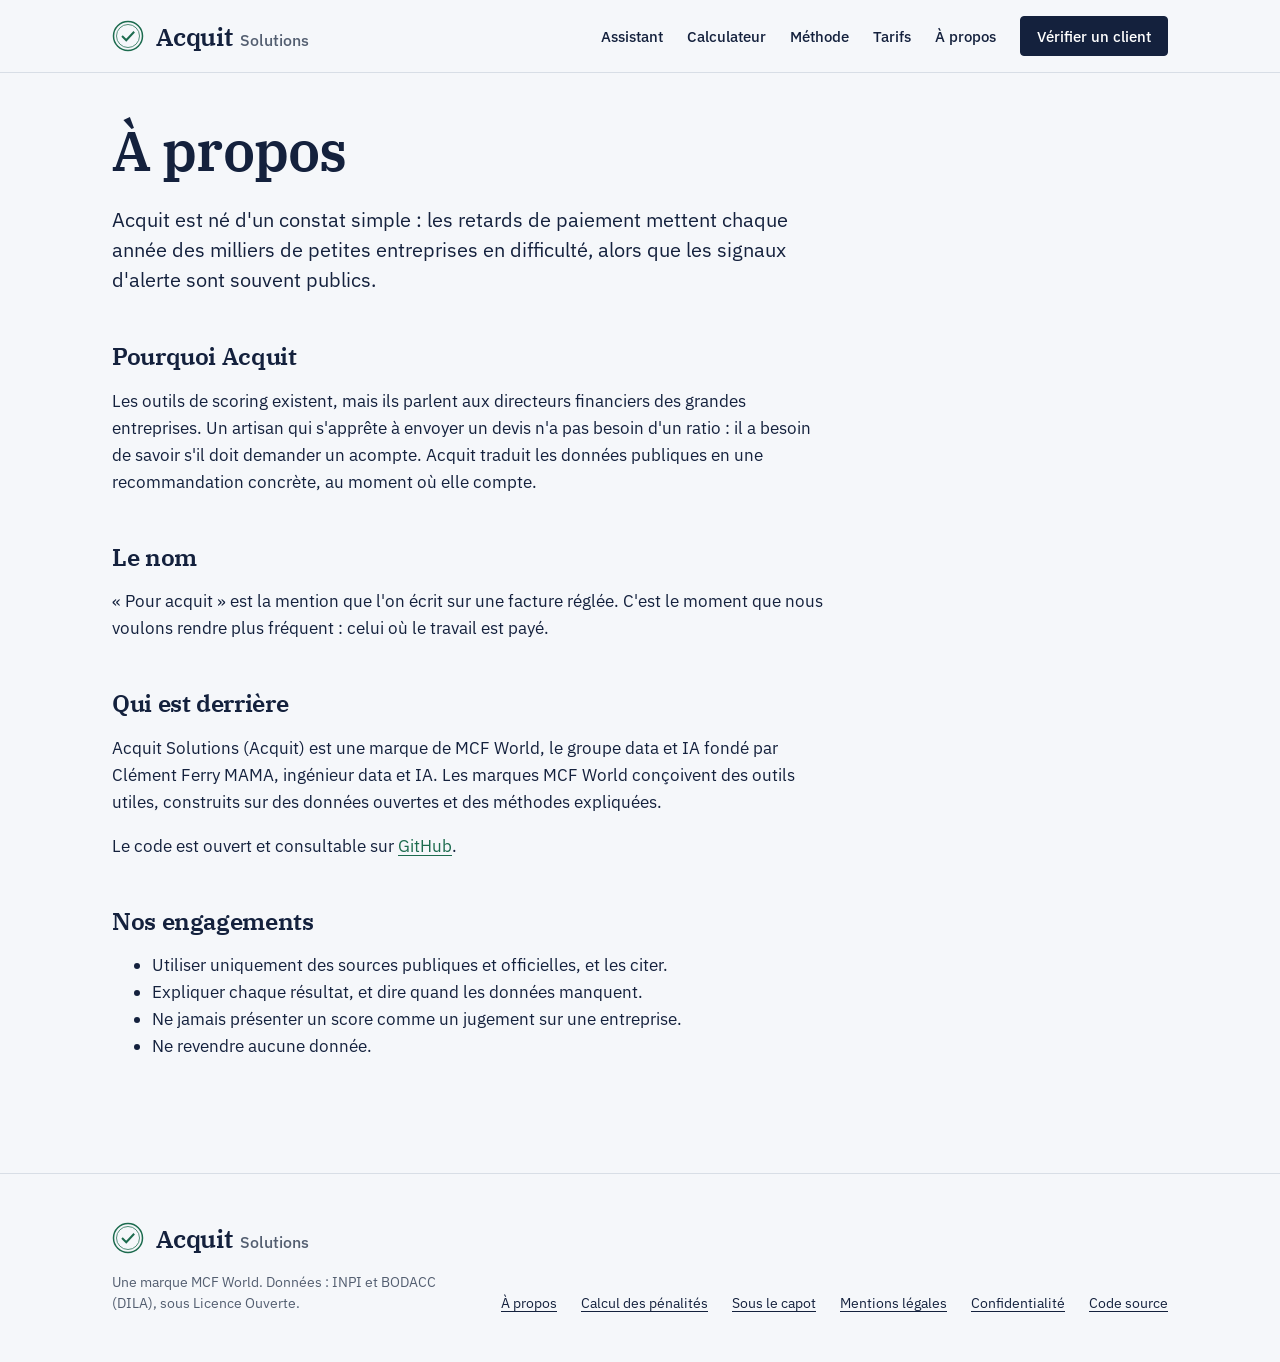
<file: site/a-propos.html>
<!doctype html>
<html lang="fr">
<head>
<meta charset="utf-8">
<meta name="viewport" content="width=device-width, initial-scale=1">
<title>À propos · Acquit Solutions</title>
<meta name="description" content="Pourquoi Acquit Solutions existe : aider artisans et TPE à se protéger des impayés grâce aux données publiques (BODACC, INPI), un modèle de risque expliqué et un assistant juridique sourcé.">
<link rel="canonical" href="https://acquit-solutions.fr/a-propos">
<link rel="icon" href="assets/acquit-tampon.svg" type="image/svg+xml">
<link rel="preconnect" href="https://fonts.googleapis.com">
<link rel="preconnect" href="https://fonts.gstatic.com" crossorigin>
<link rel="preload" as="style" href="https://fonts.googleapis.com/css2?family=IBM+Plex+Sans:wght@400;500;600&family=IBM+Plex+Serif:wght@600&display=swap" onload="this.onload=null;this.rel='stylesheet'">
<noscript><link rel="stylesheet" href="https://fonts.googleapis.com/css2?family=IBM+Plex+Sans:wght@400;500;600&family=IBM+Plex+Serif:wght@600&display=swap"></noscript>
<link rel="stylesheet" href="assets/acquit.css?v=20261109a">
<script defer src="https://cloud.umami.is/script.js" data-website-id="48bad13f-c477-4195-9fd3-00dcf9cde7f7" data-domains="acquit-solutions.fr,www.acquit-solutions.fr"></script>
</head>
<body>
<header class="entete">
  <div class="wrap">
    <a class="marque" href="./" aria-label="Acquit Solutions, accueil">
      <svg viewBox="0 0 64 64" aria-hidden="true"><circle cx="32" cy="32" r="29" fill="none" stroke="currentColor" stroke-width="3"/><circle cx="32" cy="32" r="23" fill="none" stroke="currentColor" stroke-width="1.5"/><path d="M21.5 33.5 L28.5 40.5 L43 25" fill="none" stroke="currentColor" stroke-width="4" stroke-linecap="square"/></svg>
      <span>Acquit <em>Solutions</em></span>
    </a>
    <nav class="nav" aria-label="Navigation principale">
      <a href="./#assistant">Assistant</a>
      <a href="penalites-de-retard">Calculateur</a>
      <a href="./#methode">Méthode</a>
      <a href="./#tarifs">Tarifs</a>
      <a href="a-propos">À propos</a>
      <a class="btn btn-principal" href="./#verifier">Vérifier un client</a>
    </nav>
    <a class="nav-court" href="./#verifier">Vérifier un client</a>
  </div>
</header>

<main class="texte" id="contenu">
  <div class="wrap">
    <h1>À propos</h1>

<p class="chapeau">Acquit est né d'un constat simple : les retards de paiement mettent chaque année des milliers de petites entreprises en difficulté, alors que les signaux d'alerte sont souvent publics.</p>

<h2>Pourquoi Acquit</h2>
<p>Les outils de scoring existent, mais ils parlent aux directeurs financiers des grandes entreprises. Un artisan qui s'apprête à envoyer un devis n'a pas besoin d'un ratio : il a besoin de savoir s'il doit demander un acompte. Acquit traduit les données publiques en une recommandation concrète, au moment où elle compte.</p>

<h2>Le nom</h2>
<p>« Pour acquit » est la mention que l'on écrit sur une facture réglée. C'est le moment que nous voulons rendre plus fréquent : celui où le travail est payé.</p>

<h2>Qui est derrière</h2>
<p>Acquit Solutions (Acquit) est une marque de MCF World, le groupe data et IA fondé par Clément Ferry MAMA, ingénieur data et IA. Les marques MCF World conçoivent des outils utiles, construits sur des données ouvertes et des méthodes expliquées.</p>
<p>Le code est ouvert et consultable sur <a href="https://github.com/clementmamapro-creator/radar-anti-impayes">GitHub</a>.</p>

<h2>Nos engagements</h2>
<ul>
  <li>Utiliser uniquement des sources publiques et officielles, et les citer.</li>
  <li>Expliquer chaque résultat, et dire quand les données manquent.</li>
  <li>Ne jamais présenter un score comme un jugement sur une entreprise.</li>
  <li>Ne revendre aucune donnée.</li>
</ul>

  </div>
</main>

<footer class="pied">
  <div class="wrap">
    <div>
      <a class="marque" href="./" aria-label="Acquit Solutions, accueil">
        <svg viewBox="0 0 64 64" aria-hidden="true"><circle cx="32" cy="32" r="29" fill="none" stroke="currentColor" stroke-width="3"/><circle cx="32" cy="32" r="23" fill="none" stroke="currentColor" stroke-width="1.5"/><path d="M21.5 33.5 L28.5 40.5 L43 25" fill="none" stroke="currentColor" stroke-width="4" stroke-linecap="square"/></svg>
        <span>Acquit <em>Solutions</em></span>
      </a>
      <p class="endos">Une marque MCF World. Données : INPI et BODACC (DILA), sous Licence Ouverte.</p>
    </div>
    <nav aria-label="Liens de pied de page">
      <a href="a-propos">À propos</a>
      <a href="penalites-de-retard">Calcul des pénalités</a>
      <a href="sous-le-capot">Sous le capot</a>
      <a href="mentions-legales">Mentions légales</a>
      <a href="confidentialite">Confidentialité</a>
      <a href="https://github.com/clementmamapro-creator/radar-anti-impayes">Code source</a>
    </nav>
  </div>
</footer>
<script src="assets/lecture.js?v=20261109a" defer></script>
</body>
</html>
</file>
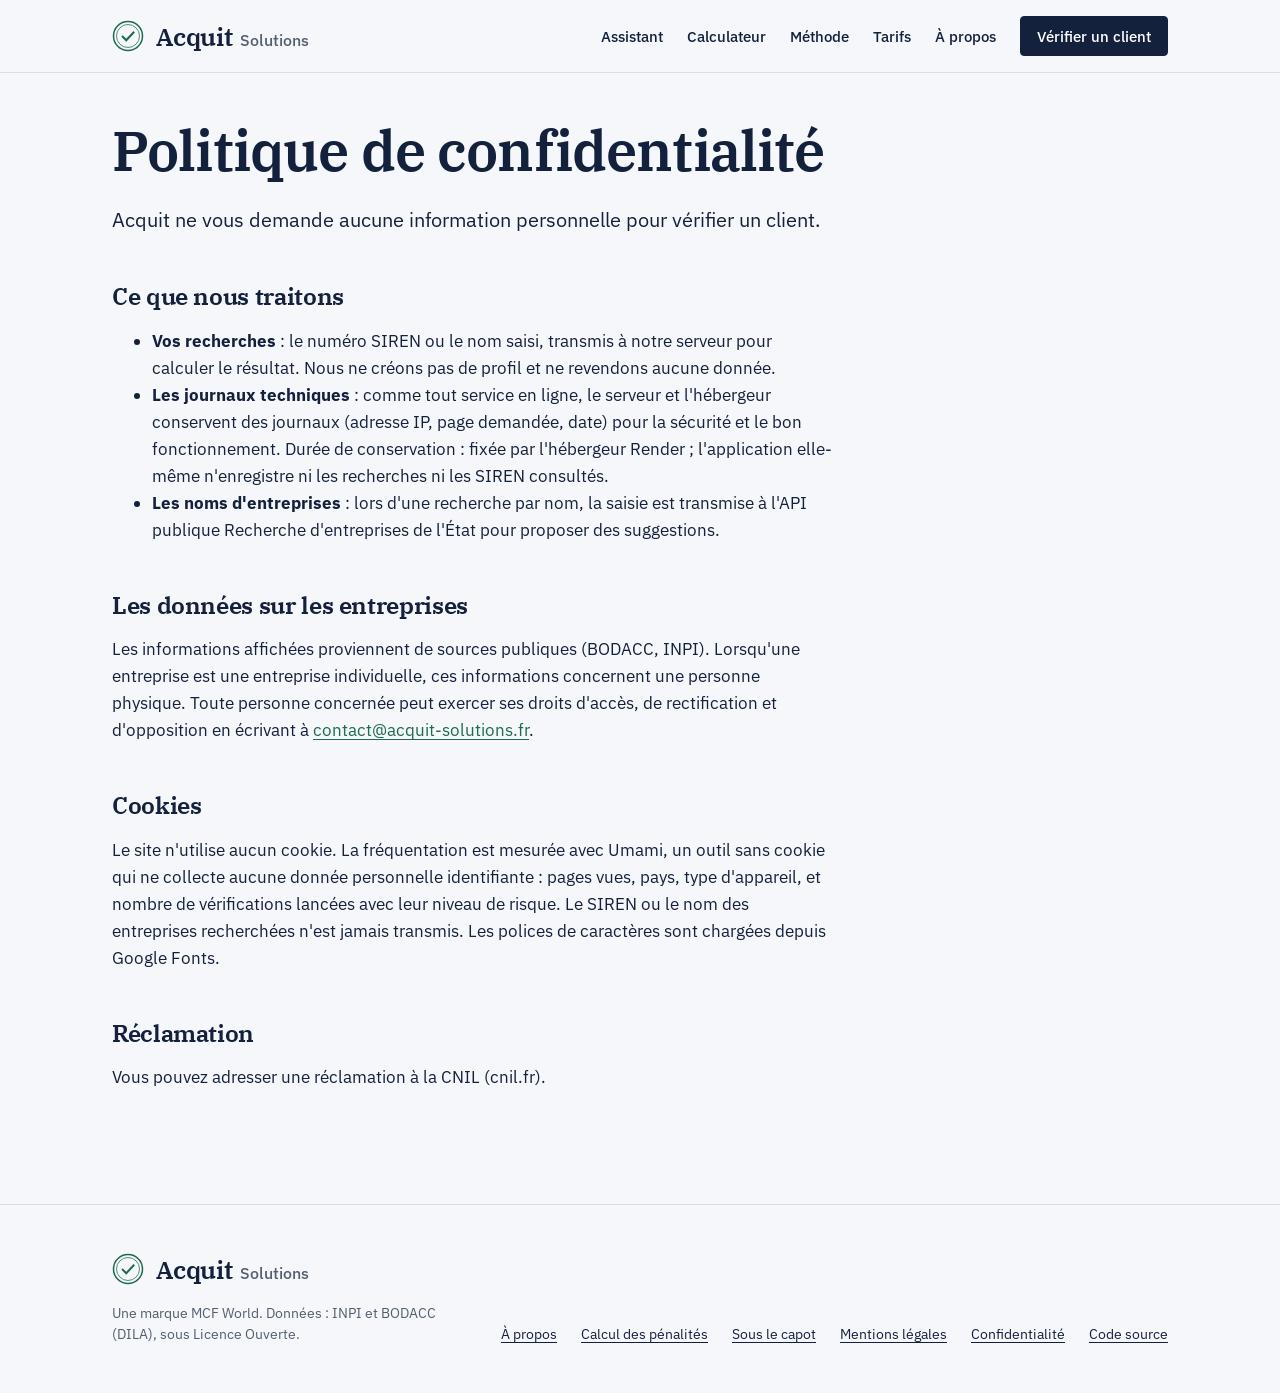
<file: site/confidentialite.html>
<!doctype html>
<html lang="fr">
<head>
<meta charset="utf-8">
<meta name="viewport" content="width=device-width, initial-scale=1">
<title>Confidentialité · Acquit Solutions</title>
<meta name="description" content="Politique de confidentialité d'Acquit Solutions : aucun cookie, aucune donnée personnelle demandée, mesure d'audience anonyme, sous-traitants et droits RGPD.">
<link rel="canonical" href="https://acquit-solutions.fr/confidentialite">
<link rel="icon" href="assets/acquit-tampon.svg" type="image/svg+xml">
<link rel="preconnect" href="https://fonts.googleapis.com">
<link rel="preconnect" href="https://fonts.gstatic.com" crossorigin>
<link rel="preload" as="style" href="https://fonts.googleapis.com/css2?family=IBM+Plex+Sans:wght@400;500;600&family=IBM+Plex+Serif:wght@600&display=swap" onload="this.onload=null;this.rel='stylesheet'">
<noscript><link rel="stylesheet" href="https://fonts.googleapis.com/css2?family=IBM+Plex+Sans:wght@400;500;600&family=IBM+Plex+Serif:wght@600&display=swap"></noscript>
<link rel="stylesheet" href="assets/acquit.css?v=20261109a">
<script defer src="https://cloud.umami.is/script.js" data-website-id="48bad13f-c477-4195-9fd3-00dcf9cde7f7" data-domains="acquit-solutions.fr,www.acquit-solutions.fr"></script>
</head>
<body>
<header class="entete">
  <div class="wrap">
    <a class="marque" href="./" aria-label="Acquit Solutions, accueil">
      <svg viewBox="0 0 64 64" aria-hidden="true"><circle cx="32" cy="32" r="29" fill="none" stroke="currentColor" stroke-width="3"/><circle cx="32" cy="32" r="23" fill="none" stroke="currentColor" stroke-width="1.5"/><path d="M21.5 33.5 L28.5 40.5 L43 25" fill="none" stroke="currentColor" stroke-width="4" stroke-linecap="square"/></svg>
      <span>Acquit <em>Solutions</em></span>
    </a>
    <nav class="nav" aria-label="Navigation principale">
      <a href="./#assistant">Assistant</a>
      <a href="penalites-de-retard">Calculateur</a>
      <a href="./#methode">Méthode</a>
      <a href="./#tarifs">Tarifs</a>
      <a href="a-propos">À propos</a>
      <a class="btn btn-principal" href="./#verifier">Vérifier un client</a>
    </nav>
    <a class="nav-court" href="./#verifier">Vérifier un client</a>
  </div>
</header>

<main class="texte" id="contenu">
  <div class="wrap">
    <h1>Politique de confidentialité</h1>

<p class="chapeau">Acquit ne vous demande aucune information personnelle pour vérifier un client.</p>

<h2>Ce que nous traitons</h2>
<ul>
  <li><b>Vos recherches</b> : le numéro SIREN ou le nom saisi, transmis à notre serveur pour calculer le résultat. Nous ne créons pas de profil et ne revendons aucune donnée.</li>
  <li><b>Les journaux techniques</b> : comme tout service en ligne, le serveur et l'hébergeur conservent des journaux (adresse IP, page demandée, date) pour la sécurité et le bon fonctionnement. Durée de conservation : fixée par l'hébergeur Render ; l'application elle-même n'enregistre ni les recherches ni les SIREN consultés.</li>
  <li><b>Les noms d'entreprises</b> : lors d'une recherche par nom, la saisie est transmise à l'API publique Recherche d'entreprises de l'État pour proposer des suggestions.</li>
</ul>

<h2>Les données sur les entreprises</h2>
<p>Les informations affichées proviennent de sources publiques (BODACC, INPI). Lorsqu'une entreprise est une entreprise individuelle, ces informations concernent une personne physique. Toute personne concernée peut exercer ses droits d'accès, de rectification et d'opposition en écrivant à <a href="mailto:contact@acquit-solutions.fr">contact@acquit-solutions.fr</a>.</p>

<h2>Cookies</h2>
<p>Le site n'utilise aucun cookie. La fréquentation est mesurée avec Umami, un outil sans cookie qui ne collecte aucune donnée personnelle identifiante : pages vues, pays, type d'appareil, et nombre de vérifications lancées avec leur niveau de risque. Le SIREN ou le nom des entreprises recherchées n'est jamais transmis. Les polices de caractères sont chargées depuis Google Fonts.</p>

<h2>Réclamation</h2>
<p>Vous pouvez adresser une réclamation à la CNIL (cnil.fr).</p>

  </div>
</main>

<footer class="pied">
  <div class="wrap">
    <div>
      <a class="marque" href="./" aria-label="Acquit Solutions, accueil">
        <svg viewBox="0 0 64 64" aria-hidden="true"><circle cx="32" cy="32" r="29" fill="none" stroke="currentColor" stroke-width="3"/><circle cx="32" cy="32" r="23" fill="none" stroke="currentColor" stroke-width="1.5"/><path d="M21.5 33.5 L28.5 40.5 L43 25" fill="none" stroke="currentColor" stroke-width="4" stroke-linecap="square"/></svg>
        <span>Acquit <em>Solutions</em></span>
      </a>
      <p class="endos">Une marque MCF World. Données : INPI et BODACC (DILA), sous Licence Ouverte.</p>
    </div>
    <nav aria-label="Liens de pied de page">
      <a href="a-propos">À propos</a>
      <a href="penalites-de-retard">Calcul des pénalités</a>
      <a href="sous-le-capot">Sous le capot</a>
      <a href="mentions-legales">Mentions légales</a>
      <a href="confidentialite">Confidentialité</a>
      <a href="https://github.com/clementmamapro-creator/radar-anti-impayes">Code source</a>
    </nav>
  </div>
</footer>
<script src="assets/lecture.js?v=20261109a" defer></script>
</body>
</html>
</file>
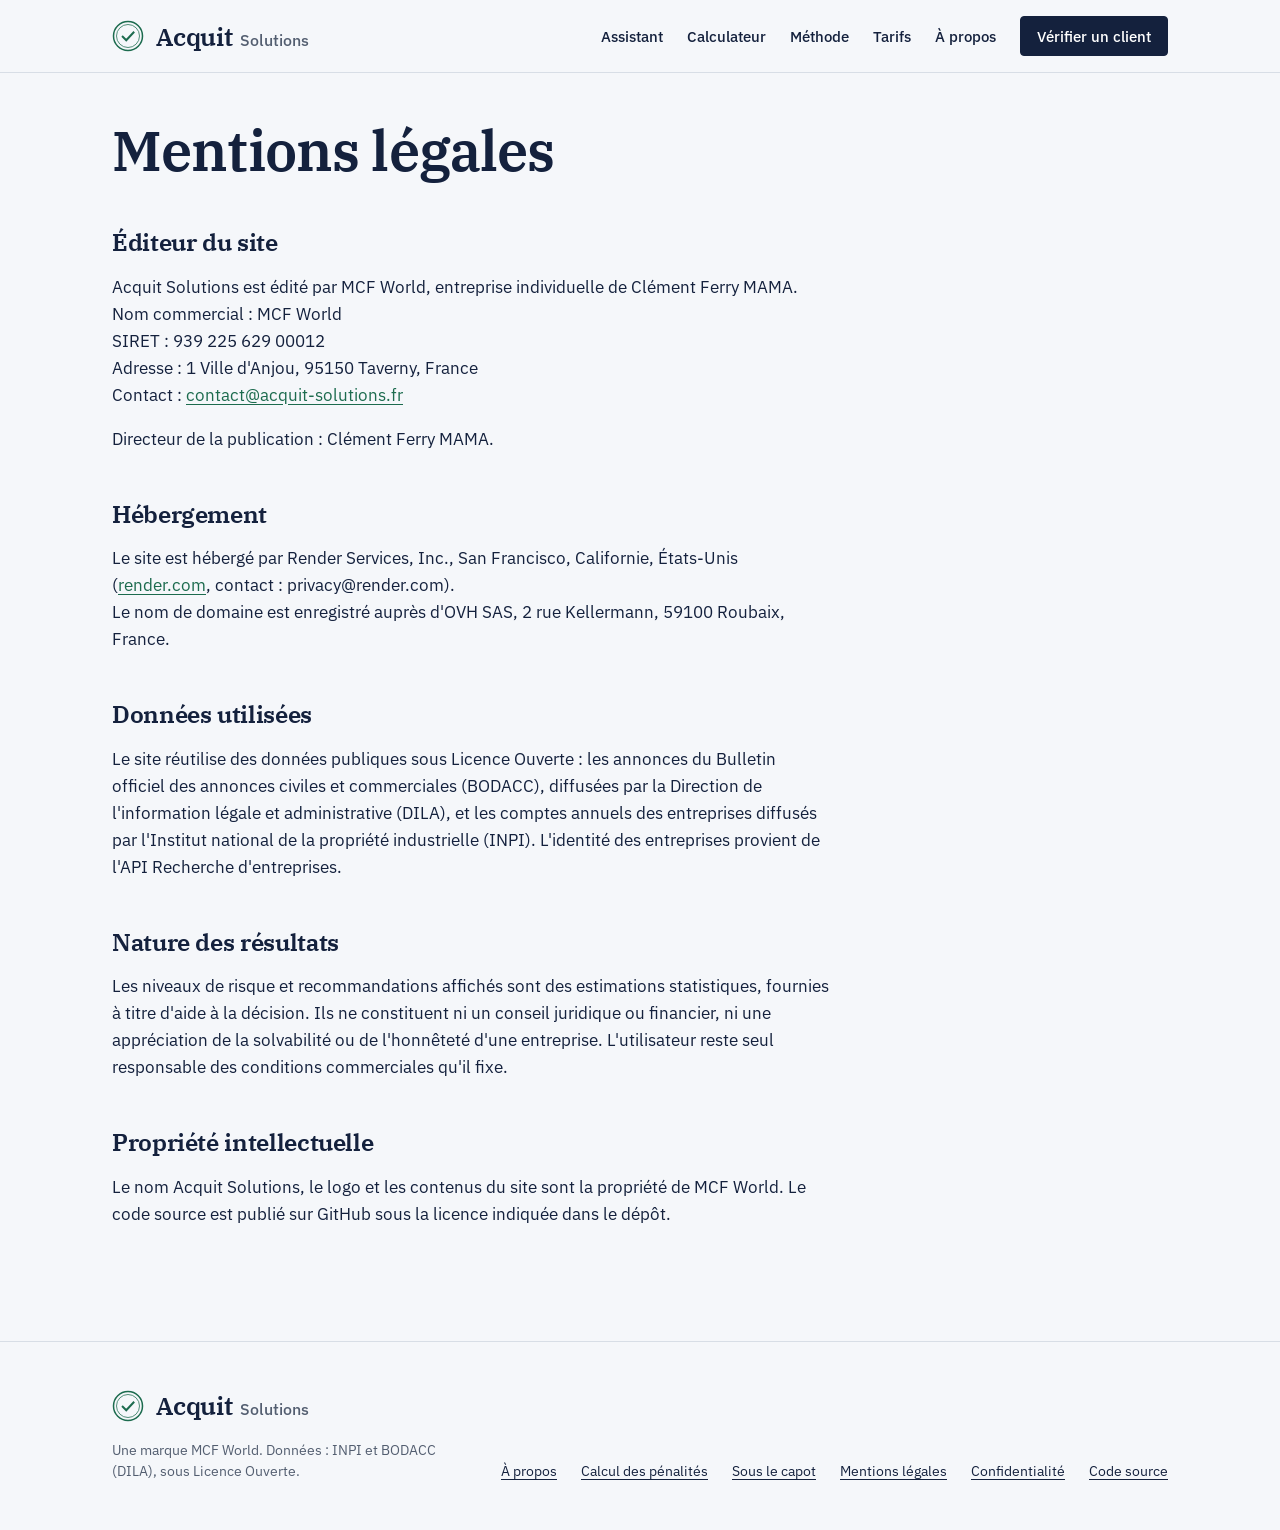
<file: site/mentions-legales.html>
<!doctype html>
<html lang="fr">
<head>
<meta charset="utf-8">
<meta name="viewport" content="width=device-width, initial-scale=1">
<title>Mentions légales · Acquit Solutions</title>
<meta name="description" content="Mentions légales d'Acquit Solutions, marque de MCF World : éditeur, hébergeur (Render), domaine (OVHcloud), propriété intellectuelle et licences des données publiques utilisées.">
<link rel="canonical" href="https://acquit-solutions.fr/mentions-legales">
<link rel="icon" href="assets/acquit-tampon.svg" type="image/svg+xml">
<link rel="preconnect" href="https://fonts.googleapis.com">
<link rel="preconnect" href="https://fonts.gstatic.com" crossorigin>
<link rel="preload" as="style" href="https://fonts.googleapis.com/css2?family=IBM+Plex+Sans:wght@400;500;600&family=IBM+Plex+Serif:wght@600&display=swap" onload="this.onload=null;this.rel='stylesheet'">
<noscript><link rel="stylesheet" href="https://fonts.googleapis.com/css2?family=IBM+Plex+Sans:wght@400;500;600&family=IBM+Plex+Serif:wght@600&display=swap"></noscript>
<link rel="stylesheet" href="assets/acquit.css?v=20261109a">
<script defer src="https://cloud.umami.is/script.js" data-website-id="48bad13f-c477-4195-9fd3-00dcf9cde7f7" data-domains="acquit-solutions.fr,www.acquit-solutions.fr"></script>
</head>
<body>
<header class="entete">
  <div class="wrap">
    <a class="marque" href="./" aria-label="Acquit Solutions, accueil">
      <svg viewBox="0 0 64 64" aria-hidden="true"><circle cx="32" cy="32" r="29" fill="none" stroke="currentColor" stroke-width="3"/><circle cx="32" cy="32" r="23" fill="none" stroke="currentColor" stroke-width="1.5"/><path d="M21.5 33.5 L28.5 40.5 L43 25" fill="none" stroke="currentColor" stroke-width="4" stroke-linecap="square"/></svg>
      <span>Acquit <em>Solutions</em></span>
    </a>
    <nav class="nav" aria-label="Navigation principale">
      <a href="./#assistant">Assistant</a>
      <a href="penalites-de-retard">Calculateur</a>
      <a href="./#methode">Méthode</a>
      <a href="./#tarifs">Tarifs</a>
      <a href="a-propos">À propos</a>
      <a class="btn btn-principal" href="./#verifier">Vérifier un client</a>
    </nav>
    <a class="nav-court" href="./#verifier">Vérifier un client</a>
  </div>
</header>

<main class="texte" id="contenu">
  <div class="wrap">
    <h1>Mentions légales</h1>

<h2>Éditeur du site</h2>
<p>Acquit Solutions est édité par MCF World, entreprise individuelle de Clément Ferry MAMA.<br>
Nom commercial : MCF World<br>
SIRET : 939 225 629 00012<br>
Adresse : 1 Ville d'Anjou, 95150 Taverny, France<br>
Contact : <a href="mailto:contact@acquit-solutions.fr">contact@acquit-solutions.fr</a></p>
<p>Directeur de la publication : Clément Ferry MAMA.</p>

<h2>Hébergement</h2>
<p>Le site est hébergé par Render Services, Inc., San Francisco, Californie, États-Unis (<a href="https://render.com">render.com</a>, contact : privacy@render.com).<br>
Le nom de domaine est enregistré auprès d'OVH SAS, 2 rue Kellermann, 59100 Roubaix, France.</p>

<h2>Données utilisées</h2>
<p>Le site réutilise des données publiques sous Licence Ouverte : les annonces du Bulletin officiel des annonces civiles et commerciales (BODACC), diffusées par la Direction de l'information légale et administrative (DILA), et les comptes annuels des entreprises diffusés par l'Institut national de la propriété industrielle (INPI). L'identité des entreprises provient de l'API Recherche d'entreprises.</p>

<h2>Nature des résultats</h2>
<p>Les niveaux de risque et recommandations affichés sont des estimations statistiques, fournies à titre d'aide à la décision. Ils ne constituent ni un conseil juridique ou financier, ni une appréciation de la solvabilité ou de l'honnêteté d'une entreprise. L'utilisateur reste seul responsable des conditions commerciales qu'il fixe.</p>

<h2>Propriété intellectuelle</h2>
<p>Le nom Acquit Solutions, le logo et les contenus du site sont la propriété de MCF World. Le code source est publié sur GitHub sous la licence indiquée dans le dépôt.</p>

  </div>
</main>

<footer class="pied">
  <div class="wrap">
    <div>
      <a class="marque" href="./" aria-label="Acquit Solutions, accueil">
        <svg viewBox="0 0 64 64" aria-hidden="true"><circle cx="32" cy="32" r="29" fill="none" stroke="currentColor" stroke-width="3"/><circle cx="32" cy="32" r="23" fill="none" stroke="currentColor" stroke-width="1.5"/><path d="M21.5 33.5 L28.5 40.5 L43 25" fill="none" stroke="currentColor" stroke-width="4" stroke-linecap="square"/></svg>
        <span>Acquit <em>Solutions</em></span>
      </a>
      <p class="endos">Une marque MCF World. Données : INPI et BODACC (DILA), sous Licence Ouverte.</p>
    </div>
    <nav aria-label="Liens de pied de page">
      <a href="a-propos">À propos</a>
      <a href="penalites-de-retard">Calcul des pénalités</a>
      <a href="sous-le-capot">Sous le capot</a>
      <a href="mentions-legales">Mentions légales</a>
      <a href="confidentialite">Confidentialité</a>
      <a href="https://github.com/clementmamapro-creator/radar-anti-impayes">Code source</a>
    </nav>
  </div>
</footer>
<script src="assets/lecture.js?v=20261109a" defer></script>
</body>
</html>
</file>
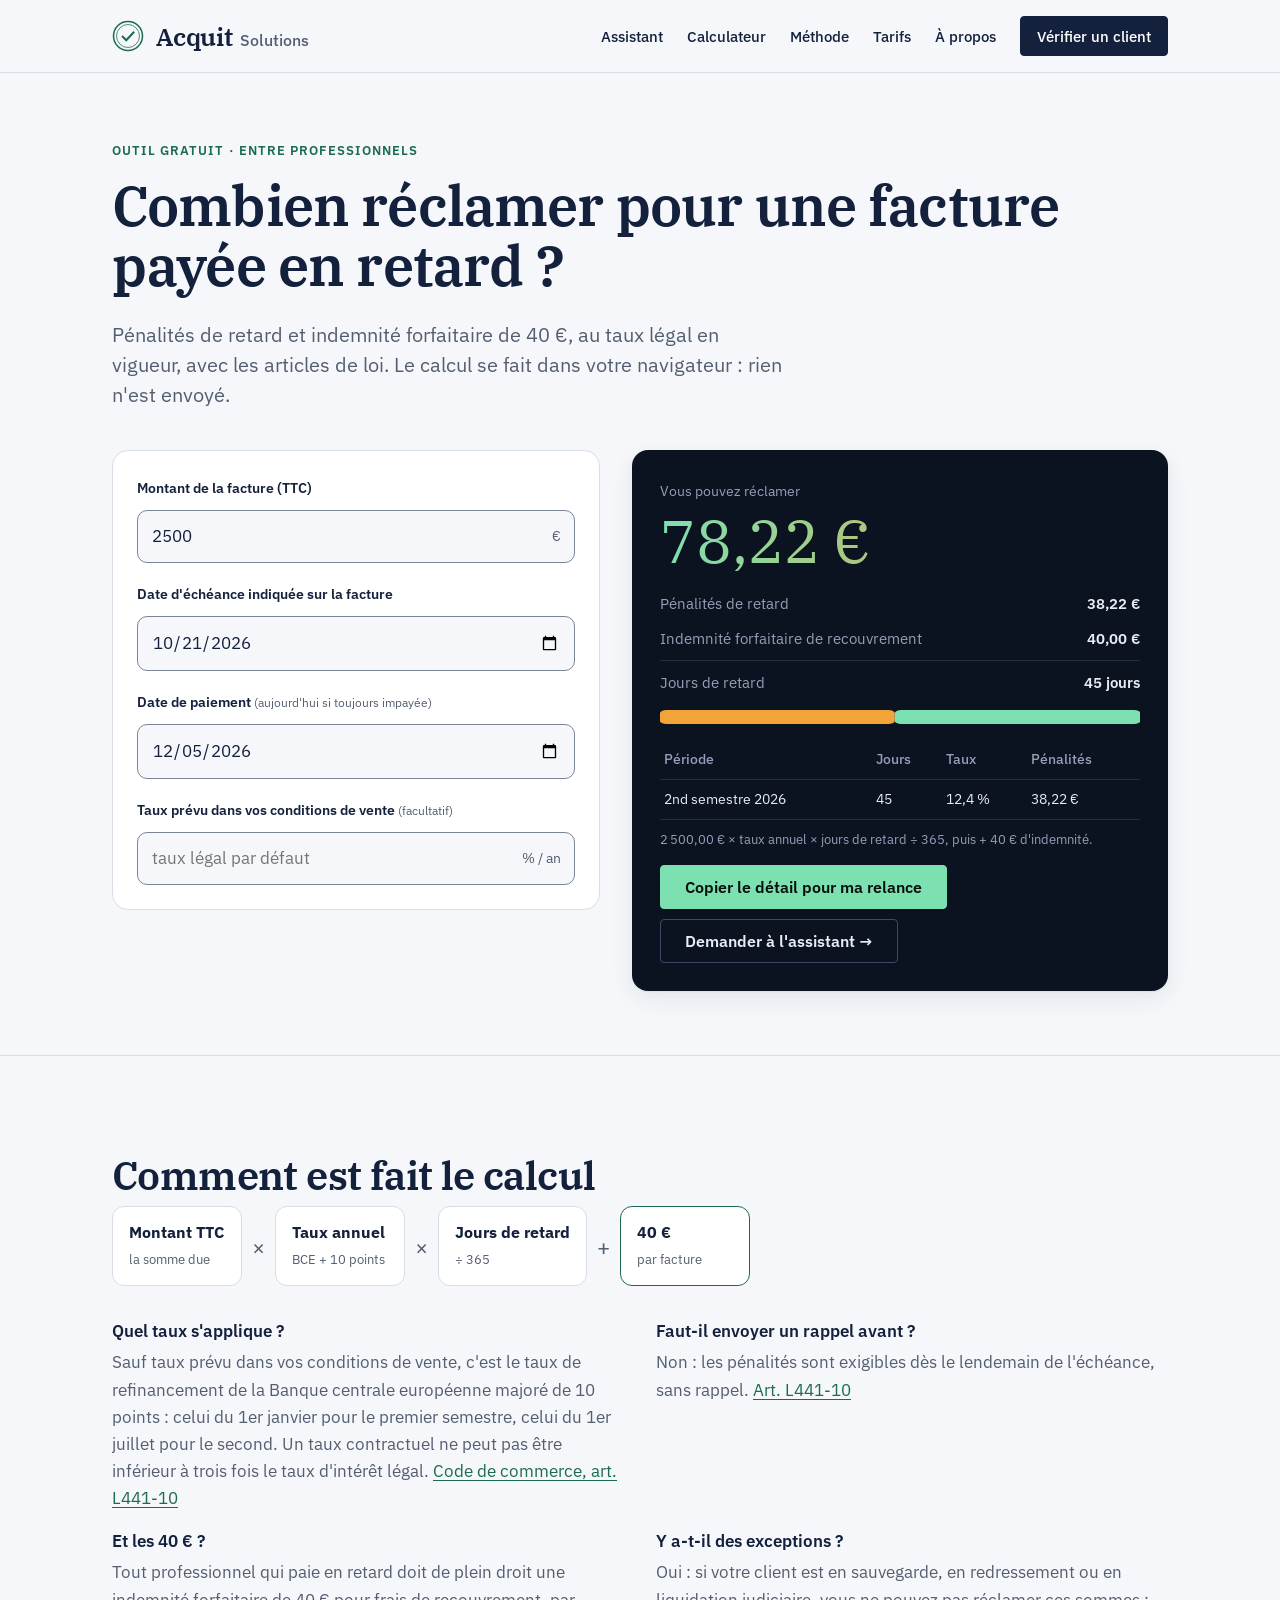
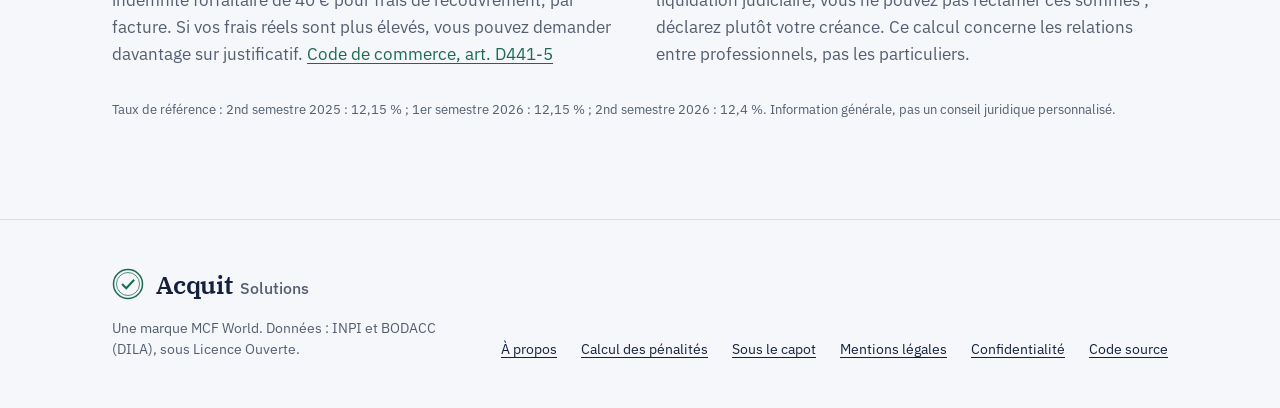
<file: site/penalites-de-retard.html>
<!doctype html>
<html lang="fr">
<head>
<meta charset="utf-8">
<meta name="viewport" content="width=device-width, initial-scale=1">
<title>Calcul des pénalités de retard de paiement (2026) · Acquit Solutions</title>
<meta name="description" content="Calculez gratuitement les pénalités de retard et l'indemnité forfaitaire de 40 € d'une facture impayée entre professionnels, au taux légal en vigueur (BCE + 10 points), avec les articles de loi.">
<link rel="canonical" href="https://acquit-solutions.fr/penalites-de-retard">
<link rel="icon" href="assets/acquit-tampon.svg" type="image/svg+xml">
<link rel="preconnect" href="https://fonts.googleapis.com">
<link rel="preconnect" href="https://fonts.gstatic.com" crossorigin>
<link rel="preload" as="style" href="https://fonts.googleapis.com/css2?family=IBM+Plex+Sans:wght@400;500;600&family=IBM+Plex+Serif:wght@600&display=swap" onload="this.onload=null;this.rel='stylesheet'">
<noscript><link rel="stylesheet" href="https://fonts.googleapis.com/css2?family=IBM+Plex+Sans:wght@400;500;600&family=IBM+Plex+Serif:wght@600&display=swap"></noscript>
<link rel="stylesheet" href="assets/acquit.css?v=20261109a">
<script defer src="https://cloud.umami.is/script.js" data-website-id="48bad13f-c477-4195-9fd3-00dcf9cde7f7" data-domains="acquit-solutions.fr,www.acquit-solutions.fr"></script>
<script type="application/ld+json">{"@context":"https://schema.org","@type":"WebApplication","name":"Calculateur de pénalités de retard","url":"https://acquit-solutions.fr/penalites-de-retard","applicationCategory":"FinanceApplication","operatingSystem":"Web","inLanguage":"fr","isAccessibleForFree":true,"offers":{"@type":"Offer","price":"0","priceCurrency":"EUR"},"publisher":{"@type":"Organization","name":"Acquit Solutions"}}</script>
</head>
<body>
<header class="entete">
  <div class="wrap">
    <a class="marque" href="./" aria-label="Acquit Solutions, accueil">
      <svg viewBox="0 0 64 64" aria-hidden="true"><circle cx="32" cy="32" r="29" fill="none" stroke="currentColor" stroke-width="3"/><circle cx="32" cy="32" r="23" fill="none" stroke="currentColor" stroke-width="1.5"/><path d="M21.5 33.5 L28.5 40.5 L43 25" fill="none" stroke="currentColor" stroke-width="4" stroke-linecap="square"/></svg>
      <span>Acquit <em>Solutions</em></span>
    </a>
    <nav class="nav" aria-label="Navigation principale">
      <a href="./#assistant">Assistant</a>
      <a href="penalites-de-retard">Calculateur</a>
      <a href="./#methode">Méthode</a>
      <a href="./#tarifs">Tarifs</a>
      <a href="a-propos">À propos</a>
      <a class="btn btn-principal" href="./#verifier">Vérifier un client</a>
    </nav>
    <a class="nav-court" href="./#verifier">Vérifier un client</a>
  </div>
</header>

<main class="calc-page" id="contenu">
  <section class="calc-hero">
    <div class="wrap">
      <p class="calc-sur">Outil gratuit · entre professionnels</p>
      <h1>Combien réclamer pour une facture payée en retard ?</h1>
      <p class="chapeau">Pénalités de retard et indemnité forfaitaire de 40 €, au taux légal en vigueur, avec les articles de loi. Le calcul se fait dans votre navigateur : rien n'est envoyé.</p>
    </div>
  </section>

  <section class="calc-zone">
    <div class="wrap calc-grille">
      <form class="calc-form" id="calc" novalidate>
        <label for="c-montant">Montant de la facture (TTC)</label>
        <div class="calc-champ"><input id="c-montant" type="number" inputmode="decimal" min="0" step="0.01" value="2500"><span>€</span></div>

        <label for="c-echeance">Date d'échéance indiquée sur la facture</label>
        <input id="c-echeance" type="date">

        <label for="c-paiement">Date de paiement <small>(aujourd'hui si toujours impayée)</small></label>
        <input id="c-paiement" type="date">

        <label for="c-taux">Taux prévu dans vos conditions de vente <small>(facultatif)</small></label>
        <div class="calc-champ"><input id="c-taux" type="number" inputmode="decimal" min="0" step="0.01" placeholder="taux légal par défaut"><span>% / an</span></div>
        <p class="calc-erreur" id="c-erreur" role="alert" hidden></p>
      </form>

      <div class="calc-resultat" aria-live="polite">
        <p class="calc-etiquette">Vous pouvez réclamer</p>
        <p class="calc-total" id="r-total">–</p>
        <div class="calc-decomp">
          <div><span>Pénalités de retard</span><b id="r-penalites">–</b></div>
          <div><span>Indemnité forfaitaire de recouvrement</span><b id="r-indemnite">40,00 €</b></div>
          <div class="calc-jours"><span>Jours de retard</span><b id="r-jours">–</b></div>
        </div>
        <svg class="calc-barre" id="r-barre" viewBox="0 0 300 18" preserveAspectRatio="none" aria-hidden="true"></svg>
        <table class="calc-detail" id="r-detail"></table>
        <p class="calc-formule" id="r-formule"></p>
        <div class="calc-actions">
          <button type="button" class="btn btn-principal" id="r-copier">Copier le détail pour ma relance</button>
          <a class="btn" href="./#assistant">Demander à l'assistant →</a>
        </div>
      </div>
    </div>
  </section>

  <section class="section calc-explications">
    <div class="wrap">
      <h2>Comment est fait le calcul</h2>
      <div class="calc-schema" aria-hidden="true">
        <div><b>Montant TTC</b><span>la somme due</span></div><i>×</i>
        <div><b>Taux annuel</b><span>BCE + 10 points</span></div><i>×</i>
        <div><b>Jours de retard</b><span>÷ 365</span></div><i>+</i>
        <div class="calc-schema-fixe"><b>40 €</b><span>par facture</span></div>
      </div>
      <dl class="calc-faq">
        <div><dt>Quel taux s'applique ?</dt><dd>Sauf taux prévu dans vos conditions de vente, c'est le taux de refinancement de la Banque centrale européenne majoré de 10 points : celui du 1er janvier pour le premier semestre, celui du 1er juillet pour le second. Un taux contractuel ne peut pas être inférieur à trois fois le taux d'intérêt légal. <a href="https://www.legifrance.gouv.fr/codes/article_lc/LEGIARTI000038414392" target="_blank" rel="noopener">Code de commerce, art. L441-10</a></dd></div>
        <div><dt>Faut-il envoyer un rappel avant ?</dt><dd>Non : les pénalités sont exigibles dès le lendemain de l'échéance, sans rappel. <a href="https://www.legifrance.gouv.fr/codes/article_lc/LEGIARTI000038414392" target="_blank" rel="noopener">Art. L441-10</a></dd></div>
        <div><dt>Et les 40 € ?</dt><dd>Tout professionnel qui paie en retard doit de plein droit une indemnité forfaitaire de 40 € pour frais de recouvrement, par facture. Si vos frais réels sont plus élevés, vous pouvez demander davantage sur justificatif. <a href="https://www.legifrance.gouv.fr/codes/article_lc/LEGIARTI000043197457" target="_blank" rel="noopener">Code de commerce, art. D441-5</a></dd></div>
        <div><dt>Y a-t-il des exceptions ?</dt><dd>Oui : si votre client est en sauvegarde, en redressement ou en liquidation judiciaire, vous ne pouvez pas réclamer ces sommes ; déclarez plutôt votre créance. Ce calcul concerne les relations entre professionnels, pas les particuliers.</dd></div>
      </dl>
      <p class="calc-note">Taux de référence : <span id="r-taux-liste"></span>. Information générale, pas un conseil juridique personnalisé.</p>
    </div>
  </section>
</main>

<footer class="pied">
  <div class="wrap">
    <div>
      <a class="marque" href="./" aria-label="Acquit Solutions, accueil">
        <svg viewBox="0 0 64 64" aria-hidden="true"><circle cx="32" cy="32" r="29" fill="none" stroke="currentColor" stroke-width="3"/><circle cx="32" cy="32" r="23" fill="none" stroke="currentColor" stroke-width="1.5"/><path d="M21.5 33.5 L28.5 40.5 L43 25" fill="none" stroke="currentColor" stroke-width="4" stroke-linecap="square"/></svg>
        <span>Acquit <em>Solutions</em></span>
      </a>
      <p class="endos">Une marque MCF World. Données : INPI et BODACC (DILA), sous Licence Ouverte.</p>
    </div>
    <nav aria-label="Liens de pied de page">
      <a href="a-propos">À propos</a>
      <a href="penalites-de-retard">Calcul des pénalités</a>
      <a href="sous-le-capot">Sous le capot</a>
      <a href="mentions-legales">Mentions légales</a>
      <a href="confidentialite">Confidentialité</a>
      <a href="https://github.com/clementmamapro-creator/radar-anti-impayes">Code source</a>
    </nav>
  </div>
</footer>
<script src="assets/calculateur.js?v=20261109a" defer></script>
<script src="assets/lecture.js?v=20261109a" defer></script>
</body>
</html>
</file>
<file: site/assets/acquit.css>
/* Acquit — feuille de style du site, d'après la charte « Acquit » (tokens.json). */

:root {
  --papier: #F5F7FA;
  --feuille: #FFFFFF;
  --filet: #D8DEE6;
  --bordure: #7A8597;
  --encre: #14213D;
  --ardoise: #535E70;
  --action: #14213D;
  --sur-action: #FFFFFF;
  --acquit: #1C6B4E;
  --acquit-voile: #E3F1EA;
  --vigilance: #8A5A0B;
  --vigilance-voile: #FBF1DF;
  --alerte: #A2302A;
  --alerte-voile: #F9E6E4;
  --focus: #2D5BA8;

  --serif: "IBM Plex Serif", Georgia, "Times New Roman", serif;
  --sans: "IBM Plex Sans", system-ui, -apple-system, "Segoe UI", sans-serif;

  --space-1: 4px; --space-2: 8px; --space-3: 12px; --space-4: 16px;
  --space-6: 24px; --space-8: 32px; --space-12: 48px; --space-24: 96px;
  --radius-sm: 2px; --radius-md: 4px;
  --shadow-fiche: 0 1px 2px rgba(20, 33, 61, 0.06), 0 8px 24px rgba(20, 33, 61, 0.08);
  --page: 1120px;
}

@media (prefers-color-scheme: dark) {
  :root {
    --papier: #0F1726; --feuille: #172133; --filet: #2A3650; --bordure: #6B7894;
    --encre: #E8EDF5; --ardoise: #A3AEC0; --action: #E8EDF5; --sur-action: #0F1726;
    --acquit: #5FBF92; --acquit-voile: #17352A; --vigilance: #E0A84A; --vigilance-voile: #3A2C10;
    --alerte: #F08A80; --alerte-voile: #3D1C19; --focus: #8FB3F0;
    --shadow-fiche: 0 1px 2px rgba(0, 0, 0, 0.4), 0 8px 24px rgba(0, 0, 0, 0.35);
  }
}

* { box-sizing: border-box; }
html { -webkit-text-size-adjust: 100%; scroll-behavior: smooth; }
body {
  margin: 0; background: var(--papier); color: var(--encre);
  font-family: var(--sans); font-size: 17px; line-height: 27px;
  font-variant-numeric: tabular-nums;
}
a { color: var(--acquit); text-underline-offset: 3px; }
a:hover { text-decoration-thickness: 2px; }
:focus-visible { outline: 2px solid var(--focus); outline-offset: 2px; }
img, svg { display: block; }

.wrap { width: 100%; max-width: var(--page); margin: 0 auto; padding: 0 var(--space-4); }
@media (min-width: 720px) { .wrap { padding: 0 var(--space-8); } }

.skip { position: absolute; left: -9999px; }
.skip:focus { left: var(--space-4); top: var(--space-4); background: var(--feuille); padding: var(--space-2) var(--space-4); z-index: 10; }

/* Bandeau de démonstration */
.demo {
  background: var(--vigilance-voile); color: var(--vigilance);
  font-size: 14px; line-height: 21px; padding: var(--space-2) 0; font-weight: 500;
}

/* En-tête */
.entete { border-bottom: 1px solid var(--filet); background: var(--papier); }
.entete .wrap { display: flex; align-items: center; justify-content: space-between; min-height: 72px; gap: var(--space-6); }
.marque { display: inline-flex; align-items: center; gap: var(--space-3); color: var(--encre); text-decoration: none; }
.marque svg { width: 32px; height: 32px; color: var(--acquit); }
.marque span { font-family: var(--serif); font-weight: 600; font-size: 25px; line-height: 1; letter-spacing: -0.01em; }
.nav { display: none; gap: var(--space-6); align-items: center; }
.nav a { color: var(--encre); text-decoration: none; font-size: 15px; font-weight: 500; }
.nav a:hover { text-decoration: underline; }
.nav .btn { padding: 0 var(--space-4); min-height: 40px; font-size: 15px; }
.nav a.btn-principal { color: var(--sur-action); }
.nav a.btn-principal:hover { text-decoration: none; }
@media (min-width: 880px) { .nav { display: flex; } }
.nav-court { font-size: 15px; font-weight: 600; }
@media (min-width: 880px) { .nav-court { display: none; } }

/* Boutons */
.btn {
  display: inline-flex; align-items: center; justify-content: center;
  font: inherit; font-size: 16px; font-weight: 600; min-height: 52px; padding: 0 var(--space-6);
  border-radius: var(--radius-md); border: 1px solid var(--bordure);
  background: var(--feuille); color: var(--encre); cursor: pointer; text-decoration: none;
}
.btn-principal { background: var(--action); border-color: var(--action); color: var(--sur-action); }
.btn[disabled] { opacity: 0.6; cursor: progress; }

/* Accueil */
.accueil { padding: var(--space-12) 0 var(--space-12); }
@media (min-width: 960px) { .accueil { padding: 88px 0 var(--space-24); } }
.accueil .wrap { display: grid; gap: var(--space-12); align-items: start; }
@media (min-width: 960px) { .accueil .wrap { grid-template-columns: 1fr 480px; gap: 72px; } }

h1, h2, h3 { font-family: var(--serif); font-weight: 600; letter-spacing: -0.015em; margin: 0; }
h1 { font-size: clamp(36px, 6vw, 56px); line-height: 1.07; max-width: 15ch; }
h2 { font-size: clamp(28px, 4vw, 40px); line-height: 1.15; max-width: 22ch; }
h3 { font-size: 22px; line-height: 1.3; }
.chapeau { font-size: 20px; line-height: 30px; color: var(--ardoise); max-width: 34em; margin: var(--space-6) 0 0; }

/* Formulaire de vérification */
.verif { margin-top: var(--space-8); max-width: 560px; }
.verif label { display: block; font-size: 14px; line-height: 20px; font-weight: 600; margin-bottom: var(--space-2); }
.verif .ligne { display: flex; flex-wrap: wrap; gap: var(--space-3); position: relative; }
.verif input {
  flex: 1 1 280px; min-width: 0; font: inherit; font-size: 20px; font-weight: 500;
  padding: 0 var(--space-4); min-height: 56px; border: 1px solid var(--bordure);
  border-radius: var(--radius-md); background: var(--feuille); color: var(--encre);
}
.verif input::placeholder { color: var(--ardoise); opacity: 1; font-weight: 400; }
.verif .btn { min-height: 56px; flex: 0 0 auto; }
@media (max-width: 540px) { .verif .btn { width: 100%; } }
.verif .aide { font-size: 14px; line-height: 21px; color: var(--ardoise); margin: var(--space-3) 0 0; }
.exemples { display: flex; flex-wrap: wrap; gap: var(--space-2); margin-top: var(--space-3); }
.exemples button {
  font: inherit; font-size: 14px; font-weight: 500; padding: var(--space-1) var(--space-3);
  border: 1px solid var(--bordure); border-radius: var(--radius-md); background: transparent; color: var(--encre); cursor: pointer;
}

.suggestions {
  position: absolute; top: 60px; left: 0; right: 0; z-index: 5; list-style: none; margin: 0; padding: var(--space-1) 0;
  background: var(--feuille); border: 1px solid var(--bordure); border-radius: var(--radius-md); box-shadow: var(--shadow-fiche);
}
.suggestions[hidden] { display: none; }
.suggestions li { padding: var(--space-2) var(--space-4); cursor: pointer; }
.suggestions li[aria-selected="true"], .suggestions li:hover { background: var(--papier); }
.suggestions .nom { font-weight: 600; }
.suggestions .meta { font-size: 14px; color: var(--ardoise); }

/* La fiche client */
.fiche {
  position: relative; overflow: hidden; background: var(--feuille); border: 1px solid var(--filet);
  border-radius: var(--radius-md); box-shadow: var(--shadow-fiche); padding: var(--space-6);
}
@media (min-width: 720px) { .fiche { padding: var(--space-8); } }
.fiche-tete { display: flex; justify-content: space-between; gap: var(--space-4); font-size: 14px; line-height: 20px; color: var(--ardoise); padding-bottom: var(--space-4); border-bottom: 1px solid var(--filet); }
.fiche-nom { font-family: var(--serif); font-weight: 600; font-size: 22px; line-height: 1.3; margin: var(--space-6) 0 var(--space-1); padding-right: 72px; }
.fiche-id { font-size: 14px; color: var(--ardoise); margin: 0; }
.fiche-reco { margin: var(--space-6) 0 0; }
.fiche-reco h3, .fiche-reco h2 { font-size: 26px; line-height: 1.2; margin-top: var(--space-3); }
.fiche-reco p { margin: var(--space-2) 0 0; }
.tampon-fiche { position: absolute; top: 76px; right: var(--space-6); width: 64px; height: 64px; color: var(--acquit); transform: rotate(-12deg); opacity: 0.9; }
@media (min-width: 720px) { .tampon-fiche { right: var(--space-8); } }

.niveau { display: inline-flex; align-items: center; gap: var(--space-2); font-size: 14px; line-height: 20px; font-weight: 600; padding: var(--space-1) var(--space-3); border-radius: var(--radius-sm); }
.niveau::before { content: ""; width: 8px; height: 8px; border-radius: 50%; background: currentColor; }
.niveau-faible { color: var(--acquit); background: var(--acquit-voile); }
.niveau-modere { color: var(--vigilance); background: var(--vigilance-voile); }
.niveau-eleve { color: var(--alerte); background: var(--alerte-voile); }
.niveau-neutre { color: var(--ardoise); background: var(--papier); }

.regle { margin: var(--space-6) 0 0; }
.regle-piste { position: relative; display: grid; grid-template-columns: 2fr 4fr 14fr; height: 8px; border-radius: var(--radius-sm); overflow: visible; }
.regle-piste span:nth-child(1) { background: var(--acquit); border-radius: var(--radius-sm) 0 0 var(--radius-sm); }
.regle-piste span:nth-child(2) { background: var(--vigilance); }
.regle-piste span:nth-child(3) { background: var(--alerte); border-radius: 0 var(--radius-sm) var(--radius-sm) 0; }
.regle-curseur { position: absolute; top: -8px; width: 3px; height: 24px; margin-left: -1.5px; background: var(--encre); transition: left 1100ms cubic-bezier(.2,.8,.2,1) 200ms; }
.regle-legende { display: flex; justify-content: space-between; font-size: 14px; line-height: 21px; color: var(--ardoise); margin-top: var(--space-2); }

.facteurs { list-style: none; margin: var(--space-6) 0 0; padding: 0; }
.facteurs li { display: flex; gap: var(--space-3); padding: var(--space-3) 0; border-top: 1px solid var(--filet); font-size: 15px; line-height: 23px; }
.facteurs .signe { flex: 0 0 16px; font-weight: 600; text-align: center; }
.facteurs .up { color: var(--alerte); }
.facteurs .down { color: var(--acquit); }
.fiche-titre-bloc { font-size: 14px; line-height: 20px; font-weight: 600; margin: var(--space-6) 0 var(--space-1); }
.procedures { margin: 0; padding-left: var(--space-6); font-size: 15px; }
.fiche-pied { margin: var(--space-6) 0 0; font-size: 13px; line-height: 20px; color: var(--ardoise); }
.fiche-attente { color: var(--ardoise); }
.erreur { color: var(--alerte); font-weight: 600; }

/* Sections */
.section { padding: var(--space-12) 0; border-top: 1px solid var(--filet); }
@media (min-width: 960px) { .section { padding: var(--space-24) 0; } }
.section .intro { color: var(--ardoise); max-width: 40em; margin: var(--space-4) 0 0; }

.moments { list-style: none; counter-reset: m; margin: var(--space-12) 0 0; padding: 0; display: grid; gap: var(--space-8); }
@media (min-width: 880px) { .moments { grid-template-columns: repeat(3, 1fr); gap: var(--space-12); } }
.moments li { counter-increment: m; border-top: 2px solid var(--encre); padding-top: var(--space-4); }
.moments li::before { content: counter(m); font-family: var(--serif); font-weight: 600; font-size: 40px; line-height: 1; color: var(--acquit); display: block; margin-bottom: var(--space-4); }
.moments h3 { margin-bottom: var(--space-2); }
.moments p { margin: 0; color: var(--ardoise); }
.statut { display: inline-block; margin-top: var(--space-4); font-size: 14px; font-weight: 600; }
.statut-dispo { color: var(--acquit); }
.statut-bientot { color: var(--ardoise); }

.methode { display: grid; gap: var(--space-8); margin-top: var(--space-12); }
@media (min-width: 880px) { .methode { grid-template-columns: repeat(3, 1fr); gap: var(--space-12); } }
.methode h3 { font-size: 20px; margin-bottom: var(--space-2); }
.methode p { margin: 0; color: var(--ardoise); }

.tarifs { display: grid; gap: 0; margin-top: var(--space-12); border: 1px solid var(--filet); border-radius: var(--radius-md); background: var(--feuille); }
@media (min-width: 880px) { .tarifs { grid-template-columns: repeat(3, 1fr); } }
.tarif { padding: var(--space-8); }
.tarif + .tarif { border-top: 1px solid var(--filet); }
@media (min-width: 880px) { .tarif + .tarif { border-top: 0; border-left: 1px solid var(--filet); } }
.tarif .prix { font-family: var(--serif); font-weight: 600; font-size: 32px; line-height: 1.2; margin: var(--space-3) 0 var(--space-4); }
.tarif ul { margin: 0; padding-left: var(--space-6); color: var(--ardoise); }
.tarif li + li { margin-top: var(--space-2); }

.faq { margin-top: var(--space-8); max-width: 760px; }
.faq details { border-top: 1px solid var(--filet); }
.faq details:last-child { border-bottom: 1px solid var(--filet); }
.faq summary { cursor: pointer; padding: var(--space-4) 0; font-weight: 600; list-style: none; display: flex; justify-content: space-between; gap: var(--space-4); }
.faq summary::-webkit-details-marker { display: none; }
.faq summary::after { content: "+"; font-family: var(--serif); font-size: 24px; line-height: 1; color: var(--acquit); }
.faq details[open] summary::after { content: "−"; }
.faq details p { margin: 0 0 var(--space-4); color: var(--ardoise); max-width: 40em; }

/* Pages de texte */
.texte { padding: var(--space-12) 0 var(--space-24); }
.texte .wrap > * { max-width: 720px; }
.texte h1 { max-width: none; margin-bottom: var(--space-6); }
.texte h2 { font-size: 24px; margin: var(--space-12) 0 var(--space-3); }
.texte p, .texte li { color: var(--encre); }
.a-completer { background: var(--vigilance-voile); color: var(--vigilance); padding: 0 var(--space-1); border-radius: var(--radius-sm); font-weight: 500; }

/* Pied de page */
.pied { border-top: 1px solid var(--filet); padding: var(--space-12) 0; font-size: 14px; line-height: 21px; color: var(--ardoise); }
.pied .wrap { display: grid; gap: var(--space-6); }
@media (min-width: 880px) { .pied .wrap { grid-template-columns: 1fr auto; align-items: end; } }
.pied nav { display: flex; flex-wrap: wrap; gap: var(--space-4) var(--space-6); }
.pied a { color: var(--encre); }
.pied .endos { margin: var(--space-3) 0 0; }

@media (prefers-reduced-motion: reduce) {
  html { scroll-behavior: auto; }
  .regle-curseur { transition: none; }
}

/* Nom complet : « Acquit » en titre, « Solutions » plus discret */
.marque em { font-style: normal; font-family: var(--sans); font-weight: 500; font-size: 0.62em; color: var(--ardoise); letter-spacing: 0; margin-left: 2px; }

/* Assistant impayés */
.assistant { background: var(--feuille); }
.assistant-tete { max-width: 46em; }
.assistant-tete .statut { margin-bottom: var(--space-3); }
.visuellement-cache { position: absolute; width: 1px; height: 1px; overflow: hidden; clip: rect(0 0 0 0); white-space: nowrap; }

/* Conversation avec l'assistant : sobre, dans l'esprit des assistants IA */
.assistant-tete { text-align: center; margin: 0 auto; }
.assistant-tete h2, .assistant-tete .intro { margin-left: auto; margin-right: auto; }
.chat { max-width: 760px; margin: var(--space-8) auto 0; }
.chat-accroche { text-align: center; font-family: var(--serif); font-size: 24px; line-height: 32px; margin: 0 0 var(--space-4); color: var(--encre); }
.chat-fil {
  max-height: min(64vh, 620px); overflow-y: auto; padding: var(--space-2) var(--space-1) var(--space-6);
  display: flex; flex-direction: column; gap: var(--space-6); scroll-behavior: smooth;
}
.chat-fil[hidden], .chat-vide[hidden], .chat-exemples[hidden] { display: none; }
.msg { animation: msg-entree 280ms cubic-bezier(.2,.8,.2,1); font-size: 16px; line-height: 1.65; }
.msg-moi { align-self: flex-end; max-width: 85%; background: var(--papier); border: 1px solid var(--filet); border-radius: 18px 18px 4px 18px; padding: 10px 16px; white-space: pre-wrap; }
.msg-ia { display: flex; gap: var(--space-3); align-items: flex-start; }
.msg-ia .marque-ia { flex: 0 0 auto; width: 26px; height: 26px; border-radius: 50%; background: var(--acquit); margin-top: 2px; display: grid; place-items: center; }
.msg-ia .marque-ia svg { width: 14px; height: 14px; color: var(--feuille); }
.msg-ia .corps { min-width: 0; flex: 1; }
.msg .corps p { margin: 0 0 var(--space-3); }
.msg .corps p:last-child { margin-bottom: 0; }
.msg .corps ol, .msg .corps ul { margin: 0 0 var(--space-3); padding-left: 1.3em; }
.msg .corps li { margin-bottom: var(--space-1); }
.cite {
  display: inline-block; font-size: 12.5px; line-height: 1.6; font-weight: 600; color: var(--acquit);
  background: var(--acquit-voile); border-radius: 999px; padding: 0 8px; white-space: nowrap; vertical-align: 1px;
}
.sources-bloc { margin-top: var(--space-3); }
.sources-bloc summary { cursor: pointer; font-size: 13px; color: var(--ardoise); list-style: none; display: inline-flex; gap: 6px; align-items: center; }
.sources-bloc summary::-webkit-details-marker { display: none; }
.sources-bloc summary::before { content: "▸"; transition: transform 150ms ease; }
.sources-bloc[open] summary::before { transform: rotate(90deg); }
.sources { list-style: none; padding: 0; margin: var(--space-2) 0 0; }
.sources li { padding: var(--space-2) 0; border-top: 1px solid var(--filet); font-size: 14px; line-height: 21px; }
.sources .extrait { display: block; color: var(--ardoise); font-size: 13px; }
.assistant-avert { font-size: 12px; line-height: 18px; color: var(--ardoise); margin: var(--space-2) 0 0 !important; }
.msg-erreur .corps { color: var(--alerte); }
.ecrit { display: flex; gap: 5px; padding: 8px 0; }
.ecrit span { width: 7px; height: 7px; border-radius: 50%; background: var(--acquit); opacity: .3; animation: ecrit 1.2s infinite ease-in-out; }
.ecrit span:nth-child(2) { animation-delay: .15s; }
.ecrit span:nth-child(3) { animation-delay: .3s; }
@keyframes ecrit { 0%, 80%, 100% { opacity: .25; transform: translateY(0); } 40% { opacity: 1; transform: translateY(-3px); } }
@keyframes msg-entree { from { opacity: 0; transform: translateY(6px); } to { opacity: 1; transform: none; } }

.chat-saisie {
  position: relative; background: var(--feuille); border: 1px solid var(--filet); border-radius: 22px;
  padding: 14px 14px 10px 18px; box-shadow: var(--shadow-fiche); transition: border-color 150ms ease;
}
.chat-saisie:focus-within { border-color: var(--bordure); }
.chat-saisie textarea {
  display: block; width: 100%; font: inherit; font-size: 16px; line-height: 24px; color: var(--encre);
  background: transparent; border: 0; outline: 0; resize: none; padding: 0; min-height: 48px; max-height: 200px;
}
.chat-saisie textarea::placeholder { color: var(--ardoise); }
.chat-outils { display: flex; align-items: center; gap: var(--space-1); margin-top: var(--space-2); }
.outil, .chat-nouveau {
  height: 34px; border-radius: 999px; border: 1px solid var(--filet); background: transparent; color: var(--ardoise);
  cursor: pointer; display: inline-grid; place-items: center; font: inherit; font-size: 13px;
}
.outil { width: 34px; }
.outil svg { width: 18px; height: 18px; }
.outil:hover, .chat-nouveau:hover { color: var(--encre); border-color: var(--bordure); }
.chat-nouveau { padding: 0 12px; white-space: nowrap; }
.chat-nouveau[hidden] { display: none; }
.chat-envoyer {
  margin-left: auto; width: 36px; height: 36px; border-radius: 50%; border: 0; cursor: pointer;
  background: var(--acquit); color: var(--feuille); display: grid; place-items: center; transition: opacity 120ms ease;
}
.chat-envoyer svg { width: 20px; height: 20px; }
.chat-envoyer[disabled] { opacity: .4; cursor: default; }
.chat-bulle-pro {
  position: absolute; left: 12px; bottom: calc(100% + 8px); margin: 0; max-width: 300px;
  background: var(--encre); color: var(--papier); font-size: 13px; line-height: 19px; padding: 8px 12px; border-radius: 10px;
}
.chat-bulle-pro[hidden] { display: none; }
.chat-exemples { justify-content: center; margin-top: var(--space-4); }
.chat-exemples button { border-radius: 999px; font-size: 14px; }
.chat-pied { text-align: center; font-size: 12.5px; color: var(--ardoise); margin: var(--space-3) 0 0; }
body.chat-visible .retour-haut.visible { opacity: 0; pointer-events: none; }
@media (max-width: 600px) { .chat-accroche { font-size: 20px; line-height: 28px; } .msg-ia .marque-ia { display: none; } .chat-nouveau { font-size: 12px; } }
@media (prefers-reduced-motion: reduce) { .msg, .ecrit span { animation: none; } .chat-fil { scroll-behavior: auto; } }
.prix small { font-size: 15px; font-weight: 400; color: var(--ardoise); }
.prix-annuel { margin: 0; font-size: 14px; color: var(--acquit); font-weight: 600; }
.fiche-lien { margin: var(--space-4) 0 0; font-size: 15px; }
.tarif .statut { display: inline-block; margin-top: var(--space-4); }

/* Confort de lecture */
html { scroll-padding-top: 88px; }
.entete { position: sticky; top: 0; z-index: 30; transition: box-shadow 200ms ease, background-color 200ms ease; }
.entete.defile { box-shadow: 0 1px 2px rgba(20, 33, 61, 0.05), 0 6px 18px rgba(20, 33, 61, 0.07); }
@supports (backdrop-filter: blur(8px)) {
  .entete.defile { background: color-mix(in srgb, var(--papier) 95%, transparent); backdrop-filter: saturate(160%) blur(10px); }
}
.progression { position: absolute; left: 0; right: 0; bottom: -1px; height: 2px; background: var(--acquit); transform-origin: 0 50%; transform: scaleX(0); }
.nav a.actif:not(.btn) { color: var(--acquit); text-decoration: underline; text-decoration-thickness: 2px; }
.retour-haut {
  position: fixed; right: var(--space-4); bottom: var(--space-4); z-index: 30;
  width: 48px; height: 48px; border-radius: 50%; border: 1px solid var(--filet);
  background: var(--feuille); color: var(--encre); box-shadow: var(--shadow-fiche);
  display: grid; place-items: center; cursor: pointer;
  opacity: 0; transform: translateY(12px); pointer-events: none; transition: opacity 200ms ease, transform 200ms ease;
}
.retour-haut svg { width: 22px; height: 22px; }
.retour-haut.visible { opacity: 1; transform: none; pointer-events: auto; }
.retour-haut:hover { color: var(--acquit); border-color: var(--acquit); }
@media (min-width: 720px) { .retour-haut { right: var(--space-8); bottom: var(--space-8); } }
.revele { opacity: 0; transform: translateY(18px); transition: opacity 600ms cubic-bezier(.2,.8,.2,1), transform 600ms cubic-bezier(.2,.8,.2,1); }
.revele.visible { opacity: 1; transform: none; }
@media (prefers-reduced-motion: reduce) {
  html { scroll-behavior: auto; }
  .entete, .retour-haut, .revele { transition: none; }
}

/* ===== Page « Sous le capot » : salle de contrôle, toujours sombre ===== */
body.page-capot {
  --papier: #0B1220; --feuille: #111A2C; --filet: #22304A; --bordure: #3A4A68;
  --encre: #E8EDF5; --ardoise: #93A0B8; --action: #E8EDF5; --sur-action: #0B1220;
  --acquit: #5FBF92; --acquit-voile: #133126; --focus: #8FB3F0;
  --neon: #7CE0B0; --bleu: #7AA7FF; --ambre: #E0A84A; --rouge: #F08A80;
  background: var(--papier); color: var(--encre);
}
.capot { overflow: hidden; }
.capot-hero { position: relative; padding: 88px 0 56px; }
.capot-hero::before {
  content: ""; position: absolute; inset: -40% -10% auto; height: 120%; pointer-events: none; z-index: 0;
  background:
    radial-gradient(600px 300px at 20% 30%, rgba(95,191,146,.18), transparent 70%),
    radial-gradient(500px 280px at 85% 10%, rgba(122,167,255,.16), transparent 70%);
}
.capot-hero::after {
  content: ""; position: absolute; inset: 0; pointer-events: none; z-index: 0; opacity: .5;
  background-image: linear-gradient(rgba(147,160,184,.07) 1px, transparent 1px), linear-gradient(90deg, rgba(147,160,184,.07) 1px, transparent 1px);
  background-size: 40px 40px;
  mask-image: radial-gradient(ellipse at 50% 30%, #000 30%, transparent 75%);
}
.capot-hero .wrap { position: relative; z-index: 1; }
.capot-sur { display: flex; align-items: center; gap: 12px; font-size: 14px; letter-spacing: .08em; text-transform: uppercase; color: var(--ardoise); margin: 0 0 20px; }
.direct { display: inline-flex; align-items: center; gap: 8px; color: var(--neon); font-weight: 600; border: 1px solid rgba(124,224,176,.35); border-radius: 999px; padding: 4px 12px; text-transform: none; letter-spacing: 0; }
.direct i { width: 8px; height: 8px; border-radius: 50%; background: var(--neon); box-shadow: 0 0 0 0 rgba(124,224,176,.7); animation: pouls 1.8s infinite; }
@keyframes pouls { 0% { box-shadow: 0 0 0 0 rgba(124,224,176,.6); } 70% { box-shadow: 0 0 0 10px rgba(124,224,176,0); } 100% { box-shadow: 0 0 0 0 rgba(124,224,176,0); } }
.capot h1 { font-size: clamp(34px, 5.4vw, 64px); line-height: 1.05; letter-spacing: -.02em; max-width: 15em; margin: 0; color: var(--encre); }
.degrade { background: linear-gradient(90deg, var(--neon), var(--bleu)); -webkit-background-clip: text; background-clip: text; color: transparent; }
.capot-chapeau { font-size: 19px; line-height: 1.6; color: var(--ardoise); max-width: 40em; margin: 24px 0 40px; }
.kpis { display: grid; grid-template-columns: repeat(5, 1fr); gap: 1px; background: var(--filet); border: 1px solid var(--filet); border-radius: 16px; overflow: hidden; }
.kpi { background: rgba(17,26,44,.85); padding: 20px; display: flex; flex-direction: column; gap: 6px; backdrop-filter: blur(6px); }
.kpi-val { font-family: var(--serif); font-size: 32px; line-height: 1.1; color: var(--encre); font-variant-numeric: tabular-nums; }
.kpi-lib { font-size: 13px; color: var(--ardoise); }
@media (max-width: 900px) { .kpis { grid-template-columns: repeat(2, 1fr); } .kpi:last-child { grid-column: span 2; } }

.capot-section { padding: 64px 0; border-top: 1px solid var(--filet); }
.capot-section h2 { font-size: clamp(26px, 3.2vw, 36px); margin: 0 0 8px; color: var(--encre); }
.capot-intro { color: var(--ardoise); max-width: 46em; margin: 0 0 28px; }
.capot-intro b { color: var(--encre); font-weight: 600; }
.petit { font-size: 13px; color: var(--ardoise); margin: 12px 0 0; }

/* Architecture */
.archi { display: grid; gap: 20px; }
.voie { border: 1px solid var(--filet); border-radius: 16px; padding: 18px; background: linear-gradient(180deg, rgba(17,26,44,.9), rgba(11,18,32,.9)); }
.voie-titre { margin: 0 0 14px; font-weight: 600; font-size: 15px; }
.voie-titre span { font-weight: 400; color: var(--ardoise); margin-left: 8px; font-size: 13px; }
.noeuds { display: flex; align-items: stretch; }
.noeud {
  flex: 1 1 0; min-width: 0; text-align: left; font: inherit; color: var(--encre); cursor: pointer;
  background: var(--feuille); border: 1px solid var(--filet); border-radius: 12px; padding: 14px;
  display: flex; flex-direction: column; gap: 4px; transition: border-color 200ms, transform 200ms, box-shadow 200ms;
}
.noeud b { font-size: 15px; }
.noeud small { font-size: 12.5px; color: var(--ardoise); font-family: ui-monospace, SFMono-Regular, Menlo, monospace; }
.noeud:hover, .noeud.actif, .noeud:focus-visible { border-color: var(--neon); transform: translateY(-2px); box-shadow: 0 0 0 1px rgba(124,224,176,.25), 0 10px 30px rgba(95,191,146,.12); outline: none; }
.noeud-final { border-color: rgba(122,167,255,.5); }
.flux { flex: 0 0 44px; align-self: center; height: 2px; position: relative; background: var(--filet); overflow: hidden; }
.flux::after {
  content: ""; position: absolute; top: 0; left: -40%; width: 40%; height: 100%;
  background: linear-gradient(90deg, transparent, var(--neon), transparent); animation: flux 1.6s linear infinite;
}
.voie:nth-child(2) .flux::after { background: linear-gradient(90deg, transparent, var(--bleu), transparent); animation-duration: 1.9s; }
.flux:nth-child(4)::after { animation-delay: .4s; } .flux:nth-child(6)::after { animation-delay: .8s; }
@keyframes flux { to { left: 100%; } }
.archi-detail { margin: 0; min-height: 3.2em; padding: 14px 18px; border-radius: 12px; background: rgba(124,224,176,.06); border: 1px dashed rgba(124,224,176,.3); color: var(--ardoise); font-size: 15px; line-height: 1.6; }
.archi-detail b { color: var(--neon); }
@media (max-width: 820px) {
  .noeuds { flex-direction: column; }
  .flux { flex-basis: 22px; width: 2px; height: 22px; align-self: center; }
  .flux::after { left: 0; top: -40%; width: 100%; height: 40%; background: linear-gradient(180deg, transparent, var(--neon), transparent); animation-name: flux-v; }
  .voie:nth-child(2) .flux::after { background: linear-gradient(180deg, transparent, var(--bleu), transparent); }
}
@keyframes flux-v { to { top: 100%; } }

/* Tableau de bord */
.tableau { display: grid; grid-template-columns: 2fr 1fr; gap: 16px; }
.carte { background: var(--feuille); border: 1px solid var(--filet); border-radius: 16px; padding: 20px; min-width: 0; }
.carte-titre { margin: 0 0 14px; font-size: 13px; letter-spacing: .06em; text-transform: uppercase; color: var(--ardoise); }
.courbe { width: 100%; height: 170px; display: block; }
.courbe .b { fill: rgba(122,167,255,.28); }
.courbe .l { fill: none; stroke: var(--neon); stroke-width: 2.5; vector-effect: non-scaling-stroke; stroke-linejoin: round; filter: drop-shadow(0 0 6px rgba(124,224,176,.5)); }
.courbe .pt { fill: var(--neon); }
.courbe text { fill: var(--ardoise); font-size: 12px; }
.legende { display: flex; gap: 14px; align-items: center; font-size: 13px; color: var(--ardoise); margin: 8px 0 0; flex-wrap: wrap; }
.l-ligne { width: 18px; height: 3px; background: var(--neon); border-radius: 2px; display: inline-block; }
.l-barre { width: 10px; height: 12px; background: rgba(122,167,255,.45); border-radius: 2px; display: inline-block; margin-left: 10px; }
.mesures { display: grid; grid-template-columns: 1fr 1fr; gap: 16px; margin: 0; }
.mesures dt { font-size: 13px; color: var(--ardoise); }
.mesures dd { margin: 2px 0 0; font-family: var(--serif); font-size: 28px; font-variant-numeric: tabular-nums; }
.jauge { display: grid; grid-template-columns: auto 1fr; gap: 4px 12px; margin-bottom: 14px; font-size: 14px; }
.jauge b { text-align: right; font-weight: 500; font-variant-numeric: tabular-nums; }
.jauge i { grid-column: 1 / -1; height: 6px; border-radius: 99px; background: var(--filet); overflow: hidden; }
.jauge em { display: block; height: 100%; width: 2%; border-radius: 99px; background: linear-gradient(90deg, var(--acquit), var(--neon)); transition: width 900ms cubic-bezier(.2,.8,.2,1); }
.routes { width: 100%; border-collapse: collapse; font-size: 14px; }
.routes th { text-align: left; font-weight: 500; color: var(--ardoise); padding: 6px 8px; border-bottom: 1px solid var(--filet); }
.routes td { white-space: nowrap; padding: 8px; border-bottom: 1px solid var(--filet); font-variant-numeric: tabular-nums; }
.routes td:first-child { width: 45%; }
.routes code { color: var(--bleu); font-size: 13px; }
@media (max-width: 820px) { .tableau { grid-template-columns: 1fr; } }
@media (max-width: 560px) { .routes th:nth-child(3), .routes td:nth-child(3) { display: none; } .routes td:first-child { width: auto; } }

/* Modèle et assistant */
.duo { display: grid; grid-template-columns: 1fr 1fr; gap: 48px; }
@media (max-width: 860px) { .duo { grid-template-columns: 1fr; } }
.compare { margin-bottom: 28px; }
.barre-l { display: grid; grid-template-columns: 150px 1fr 54px; gap: 12px; align-items: center; margin-bottom: 10px; font-size: 14px; }
.barre-l i { height: 12px; border-radius: 99px; background: var(--filet); overflow: hidden; }
.barre-l em { display: block; height: 100%; width: 0; border-radius: 99px; background: linear-gradient(90deg, var(--acquit), var(--neon)); transition: width 1200ms cubic-bezier(.2,.8,.2,1); }
.barre-l.ref em { background: var(--bordure); }
.barre-l b { text-align: right; font-variant-numeric: tabular-nums; }
.niveaux { display: grid; gap: 12px; }
.niv { display: grid; grid-template-columns: 70px 1fr 60px; gap: 4px 12px; align-items: center; font-size: 14px; }
.niv i { height: 22px; border-radius: 6px; background: rgba(147,160,184,.08); overflow: hidden; }
.niv em { display: block; height: 100%; width: 0; border-radius: 6px; transition: width 1200ms cubic-bezier(.2,.8,.2,1); }
.capot-pret .niv em { width: var(--w); }
.niv-faible em { background: var(--acquit); } .niv-modere em { background: var(--ambre); } .niv-eleve em { background: var(--rouge); }
.niv b { text-align: right; font-variant-numeric: tabular-nums; }
.niv small { grid-column: 2 / -1; font-size: 12px; color: var(--ardoise); }
.anneaux { display: grid; grid-template-columns: repeat(3, 1fr); gap: 12px; }
.anneau { position: relative; text-align: center; }
.anneau svg { width: 100%; max-width: 140px; transform: rotate(-90deg); }
.anneau circle { fill: none; stroke: var(--filet); stroke-width: 9; }
.anneau .arc { stroke: var(--neon); stroke-linecap: round; stroke-dasharray: 314; stroke-dashoffset: 314; transition: stroke-dashoffset 1400ms cubic-bezier(.2,.8,.2,1); filter: drop-shadow(0 0 6px rgba(124,224,176,.45)); }
.anneau b { position: absolute; left: 0; right: 0; top: 0; aspect-ratio: 1; max-width: 140px; margin: 0 auto; display: grid; place-items: center; font-family: var(--serif); font-size: 26px; }
.anneau span { display: block; font-size: 13px; color: var(--ardoise); margin-top: 6px; }

/* Fiabilité */
.fiab { display: grid; grid-template-columns: repeat(4, 1fr); gap: 12px; }
.fiab div { background: var(--feuille); border: 1px solid var(--filet); border-radius: 14px; padding: 18px; transition: border-color 200ms, transform 200ms; }
.fiab div:hover { border-color: var(--acquit); transform: translateY(-2px); }
.fiab b { display: block; margin-bottom: 6px; }
.fiab b::before { content: ""; display: inline-block; width: 8px; height: 8px; border-radius: 50%; background: var(--neon); margin-right: 8px; vertical-align: 2px; box-shadow: 0 0 8px var(--neon); }
.fiab p { margin: 0; font-size: 14px; line-height: 1.55; color: var(--ardoise); }
@media (max-width: 980px) { .fiab { grid-template-columns: 1fr 1fr; } }
@media (max-width: 560px) { .fiab { grid-template-columns: 1fr; } .barre-l { grid-template-columns: 110px 1fr 48px; } }

.capot-fin { text-align: center; padding-bottom: 96px; }
.capot-fin .capot-intro, .capot-fin h2 { margin-left: auto; margin-right: auto; }
.l-max { margin-left: auto; font-variant-numeric: tabular-nums; }
.routes-zone { overflow-x: auto; }
.ctas { display: flex; gap: 20px; justify-content: center; align-items: center; flex-wrap: wrap; margin: 0; }
.btn-capot { background: linear-gradient(90deg, var(--acquit), #3E9F79); color: #06110C; border: 0; font-weight: 600; }
.lien-capot { color: var(--neon); }
body.page-capot .pied { background: #080E1A; }
@media (prefers-reduced-motion: reduce) {
  .direct i, .flux::after { animation: none; }
  .jauge em, .barre-l em, .niv em, .anneau .arc { transition: none; }
}

.nav a { white-space: nowrap; }

/* ===== Carte de France des procédures collectives (accueil) ===== */
.radar-france {
  --r-fond: #0B1220; --r-carte: #111A2C; --r-trait: #22304A; --r-texte: #E8EDF5; --r-doux: #93A0B8;
  --r0: #3B2F22; --r1: #6B4A26; --r2: #A8692A; --r3: #D9822B; --r4: #F7B85E; --neon: #7CE0B0;
  position: relative; overflow: hidden; background: var(--r-fond); color: var(--r-texte); padding: 88px 0;
}
.radar-france::before {
  content: ""; position: absolute; inset: 0; pointer-events: none;
  background: radial-gradient(700px 420px at 72% 45%, rgba(242,163,58,.13), transparent 70%),
              radial-gradient(500px 300px at 10% 10%, rgba(95,191,146,.10), transparent 70%);
}
.radar-grille { position: relative; display: grid; grid-template-columns: 1fr 1.15fr; gap: 48px; align-items: center; }
.radar-sur { margin: 0 0 18px; }
.radar-france .direct { color: var(--neon); border-color: rgba(124,224,176,.35); }
.radar-france h2 { color: var(--r-texte); font-size: clamp(30px, 4vw, 46px); line-height: 1.1; margin: 0 0 28px; max-width: 13em; }
.radar-total { margin: 0; display: flex; flex-direction: column; gap: 4px; }
.radar-total b { font-family: var(--serif); font-size: clamp(56px, 8vw, 92px); line-height: 1; font-variant-numeric: tabular-nums; letter-spacing: -.02em;
  background: linear-gradient(90deg, #F2A33A, #F08A80); -webkit-background-clip: text; background-clip: text; color: transparent; }
.radar-total span { color: var(--r-doux); font-size: 17px; max-width: 24em; }
.radar-evol { color: var(--r-doux); margin: 14px 0 0; font-size: 15px; min-height: 1.5em; }
.radar-france .hausse { color: #F08A80; font-weight: 600; }
.radar-france .baisse { color: var(--neon); font-weight: 600; }
.radar-mois { width: 100%; max-width: 360px; height: 60px; display: block; margin: 18px 0 6px; overflow: visible; }
.radar-mois .aire { fill: rgba(242,163,58,.12); }
.radar-mois .ligne { fill: none; stroke: #F2A33A; stroke-width: 2; vector-effect: non-scaling-stroke; stroke-dasharray: 1; stroke-dashoffset: 1; }
.radar-france.vivante .radar-mois .ligne { transition: stroke-dashoffset 2200ms cubic-bezier(.2,.8,.2,1) 400ms; stroke-dashoffset: 0; }
.radar-note { font-size: 13px; color: var(--r-doux); margin: 0 0 28px; }
.btn-radar { background: #F2A33A; color: #1A1206; border-color: #F2A33A; font-weight: 600; }
.btn-radar:hover { background: #F7B85E; text-decoration: none; }
.radar-carte { position: relative; }
#fcarte { width: 100%; height: auto; display: block; overflow: visible; }
#fcarte .dep { stroke: var(--r-fond); stroke-width: 1.2; cursor: pointer; opacity: 0; transform: scale(.94); transform-origin: center; transform-box: fill-box;
  transition: opacity 600ms ease, transform 700ms cubic-bezier(.2,.8,.2,1), fill 200ms; outline: none; }
.radar-carte.vivante #fcarte .dep { opacity: 1; transform: none; }
#fcarte .dep:focus { stroke: #fff; stroke-width: 2.5; }
.radar-carte.vivante #fcarte.focus .dep { opacity: .4; }
.radar-carte.vivante #fcarte.focus .dep.actif { opacity: 1; stroke: #FFF4E0; stroke-width: 3; transform: scale(1.06);
  filter: brightness(1.7) saturate(1.2) drop-shadow(0 0 10px rgba(255, 200, 120, .8)) drop-shadow(0 6px 14px rgba(0, 0, 0, .5)); }
#fcarte .c0, .radar-legende .c0 { fill: var(--r0); background: var(--r0); }
#fcarte .c1, .radar-legende .c1 { fill: var(--r1); background: var(--r1); }
#fcarte .c2, .radar-legende .c2 { fill: var(--r2); background: var(--r2); }
#fcarte .c3, .radar-legende .c3 { fill: var(--r3); background: var(--r3); }
#fcarte .c4, .radar-legende .c4 { fill: var(--r4); background: var(--r4); }
#fcarte .halo { fill: none; stroke: #FFD9A0; stroke-width: 2; opacity: 0; pointer-events: none; transform-box: fill-box; transform-origin: center; }
.radar-carte.vivante #fcarte .halo { animation: halo 2.6s ease-out infinite; }
@keyframes halo { 0% { opacity: .9; transform: scale(.4); } 100% { opacity: 0; transform: scale(3.2); } }
.radar-info {
  position: absolute; top: 0; left: 0; background: rgba(17,26,44,.92); border: 1px solid var(--r-trait); border-radius: 12px;
  padding: 12px 14px; display: flex; flex-direction: column; gap: 2px; font-size: 14px; min-width: 210px; backdrop-filter: blur(6px);
}
.radar-info[hidden] { display: none; }
.radar-info b { font-size: 15px; }
.radar-info span { color: var(--r-doux); }
.radar-legende { display: flex; flex-wrap: wrap; align-items: center; gap: 6px 8px; font-size: 12px; color: var(--r-doux); margin-top: 8px; justify-content: center; }
.radar-legende span { width: 100%; text-align: center; margin-bottom: 2px; }
.radar-legende i { width: 14px; height: 10px; border-radius: 2px; display: inline-block; }
.radar-legende small { margin-right: 8px; font-size: 12px; }
@media (max-width: 860px) {
  .radar-france { padding: 64px 0; }
  .radar-grille { grid-template-columns: 1fr; gap: 24px; }
  .radar-info { position: static; margin-top: 10px; }
}
@media (prefers-reduced-motion: reduce) {
  #fcarte .dep { opacity: 1; transform: none; transition: none; }
  .radar-carte.vivante #fcarte .halo { animation: none; }
}
.charge { display: grid; grid-template-columns: 1.6fr 1fr; gap: 16px; }
@media (max-width: 860px) { .charge { grid-template-columns: 1fr; } }
.charge-graph { width: 100%; height: auto; display: block; }
.charge-graph .grille { stroke: var(--filet); stroke-dasharray: 3 4; }
.charge-graph .axe { fill: var(--ardoise); font-size: 12px; }
.charge-graph .avant { fill: var(--bordure); }
.charge-graph .apres { fill: var(--neon); filter: drop-shadow(0 0 6px rgba(124,224,176,.4)); }
.l-avant, .l-apres { width: 12px; height: 12px; border-radius: 3px; display: inline-block; }
.l-avant { background: var(--bordure); }
.l-apres { background: var(--neon); margin-left: 10px; }
.charge-recit { margin: 0; padding-left: 1.2em; display: grid; gap: 12px; font-size: 15px; line-height: 1.55; color: var(--ardoise); }
.charge-recit b { color: var(--encre); }
.charge-recit [data-c] { color: var(--neon); font-weight: 600; }
.radar-lecteur { display: flex; align-items: center; gap: 14px; margin-top: 10px; padding: 10px 14px; border: 1px solid var(--r-trait); border-radius: 14px; background: rgba(17,26,44,.7); }
.radar-lecteur[hidden] { display: none; }
.radar-play { flex: 0 0 auto; width: 44px; height: 44px; border-radius: 50%; border: 0; background: #F2A33A; color: #1A1206; cursor: pointer; display: grid; place-items: center; transition: transform 150ms; }
.radar-play:hover { transform: scale(1.06); }
.radar-play svg { width: 20px; height: 20px; fill: currentColor; }
.radar-play .i-pause { display: none; }
.radar-play.lecture .i-play { display: none; }
.radar-play.lecture .i-pause { display: inline; }
.radar-piste { flex: 1; min-width: 0; }
.radar-piste input[type=range] { width: 100%; accent-color: #F2A33A; margin: 0; }
.radar-piste p { display: flex; justify-content: space-between; align-items: center; margin: 4px 0 0; font-size: 14px; color: var(--r-texte); font-variant-numeric: tabular-nums; }
.radar-piste #fmoislib { display: inline-block; }
.radar-piste #fmoislib::first-letter { text-transform: uppercase; }
.radar-an { font: inherit; font-size: 12px; text-transform: none; color: var(--r-doux); background: transparent; border: 1px solid var(--r-trait); border-radius: 999px; padding: 2px 10px; cursor: pointer; }
.radar-an.actif, .radar-an:hover { color: #F2A33A; border-color: #F2A33A; }
.radar-info strong { color: var(--r-texte); }
.radar-info small { color: var(--r-doux); font-size: 11.5px; }
.radar-info .spark { width: 200px; height: 44px; display: block; margin: 6px 0 2px; }
.spark-aire { fill: rgba(242,163,58,.16); }
.spark-ligne { fill: none; stroke: #F2A33A; stroke-width: 1.8; vector-effect: non-scaling-stroke; }
.radar-info .spark circle { fill: #FFD9A0; }
.radar-mois .repere { opacity: 0; } .radar-mois .repere.vu { opacity: 1; }
.radar-mois .repere { fill: #FFD9A0; transition: cx 300ms ease, cy 300ms ease; }
#fcarte .dep { transition: opacity 250ms ease, transform 250ms cubic-bezier(.2,.8,.2,1), fill 350ms ease, filter 250ms ease; }
.radar-info.flottante { position: absolute; top: 0; left: 0; bottom: auto; pointer-events: none; z-index: 5; box-shadow: 0 12px 32px rgba(0,0,0,.45); transition: transform 60ms linear; }

/* Cascade SHAP sur la fiche : barres qui se construisent une à une */
.shap { margin: 4px 0 8px; display: grid; gap: 14px; }
.shap-axe { display: flex; justify-content: space-between; font-size: 12px; color: var(--ardoise); border-bottom: 1px dashed var(--filet); padding-bottom: 4px; }
.shap-ligne { display: grid; grid-template-columns: 1fr; gap: 4px; }
.shap-nom { font-size: 14px; font-weight: 600; }
.shap-piste { position: relative; height: 12px; border-radius: 99px; background: var(--papier); overflow: hidden; }
.shap-piste::before { content: ""; position: absolute; left: 50%; top: -2px; bottom: -2px; width: 2px; margin-left: -1px; background: var(--bordure); z-index: 1; }
.shap-piste i { position: absolute; top: 0; bottom: 0; width: 0; transition: width 700ms cubic-bezier(.2,.8,.2,1); transition-delay: var(--d); }
.shap-ligne.up .shap-piste i { left: 50%; border-radius: 0 99px 99px 0; background: linear-gradient(90deg, #E0A84A, var(--alerte)); }
.shap-ligne.down .shap-piste i { right: 50%; border-radius: 99px 0 0 99px; background: linear-gradient(270deg, #6FC79D, var(--acquit)); }
.shap.joue .shap-piste i { width: var(--w); }
.shap-phrase { font-size: 13.5px; line-height: 1.5; color: var(--ardoise); opacity: 0; transform: translateY(4px); transition: opacity 400ms ease, transform 400ms ease; transition-delay: calc(var(--d) + 300ms); }
.shap.joue .shap-phrase { opacity: 1; transform: none; }
.shap-aide { display: inline-grid; place-items: center; width: 18px; height: 18px; border-radius: 50%; border: 1px solid var(--bordure); font-size: 11px; color: var(--ardoise); cursor: help; margin-left: 6px; position: relative; vertical-align: 1px; }
.shap-aide:hover::after, .shap-aide:focus::after {
  content: attr(aria-label); position: absolute; left: 50%; bottom: calc(100% + 8px); transform: translateX(-50%); width: 260px;
  background: var(--encre); color: var(--papier); font-size: 12.5px; line-height: 1.5; font-weight: 400; padding: 8px 10px; border-radius: 8px; z-index: 10; text-align: left;
}
@media (prefers-reduced-motion: reduce) { .shap-piste i, .shap-phrase { transition: none; } }

/* ===== Calculateur de pénalités de retard ===== */
.calc-hero { padding: 64px 0 24px; }
.calc-sur { font-size: 13px; letter-spacing: .08em; text-transform: uppercase; color: var(--acquit); font-weight: 600; margin: 0 0 12px; }
.calc-hero h1 { max-width: 18em; }
.calc-zone { padding: 16px 0 64px; }
.calc-grille { display: grid; grid-template-columns: 1fr 1.1fr; gap: 32px; align-items: start; }
@media (max-width: 860px) { .calc-grille { grid-template-columns: 1fr; } }
.calc-form { display: grid; gap: 8px; background: var(--feuille); border: 1px solid var(--filet); border-radius: 16px; padding: 24px; }
.calc-form label { font-weight: 600; font-size: 14px; margin-top: 10px; }
.calc-form label:first-child { margin-top: 0; }
.calc-form small { font-weight: 400; color: var(--ardoise); }
.calc-form input { font: inherit; font-size: 17px; color: var(--encre); background: var(--papier); border: 1px solid var(--bordure); border-radius: 10px; padding: 12px 14px; width: 100%; }
.calc-form input:focus { outline: none; border-color: var(--acquit); box-shadow: 0 0 0 3px var(--acquit-voile); }
.calc-champ { position: relative; }
.calc-champ input { padding-right: 70px; }
.calc-champ span { position: absolute; right: 14px; top: 50%; transform: translateY(-50%); color: var(--ardoise); font-size: 14px; }
.calc-erreur { color: var(--alerte); font-size: 14px; margin: 6px 0 0; }
.calc-erreur[hidden] { display: none; }
.calc-resultat { position: sticky; top: 96px; background: #0B1220; color: #E8EDF5; border-radius: 16px; padding: 28px; box-shadow: var(--shadow-fiche); }
.calc-etiquette { margin: 0; color: #93A0B8; font-size: 14px; }
.calc-total { margin: 4px 0 18px; font-family: var(--serif); font-size: clamp(42px, 6vw, 60px); line-height: 1.05; font-variant-numeric: tabular-nums;
  background: linear-gradient(90deg, #7CE0B0, #F2A33A); -webkit-background-clip: text; background-clip: text; color: transparent; }
.calc-decomp { display: grid; gap: 8px; margin-bottom: 14px; }
.calc-decomp div { display: flex; justify-content: space-between; gap: 12px; font-size: 15px; }
.calc-decomp span { color: #93A0B8; }
.calc-decomp b { font-variant-numeric: tabular-nums; font-weight: 600; }
.calc-jours { border-top: 1px solid #22304A; padding-top: 8px; }
.calc-barre { width: 100%; height: 14px; display: block; margin: 6px 0 16px; }
.calc-barre .b-pen { fill: #F2A33A; transition: width 400ms ease; }
.calc-barre .b-ind { fill: #7CE0B0; }
.calc-detail { width: 100%; border-collapse: collapse; font-size: 13.5px; margin-bottom: 10px; }
.calc-detail th { text-align: left; color: #93A0B8; font-weight: 500; border-bottom: 1px solid #22304A; padding: 6px 4px; }
.calc-detail td { padding: 6px 4px; border-bottom: 1px solid #22304A; font-variant-numeric: tabular-nums; }
.calc-formule { font-size: 13px; color: #93A0B8; line-height: 1.5; margin: 0 0 16px; }
.calc-actions { display: flex; flex-wrap: wrap; gap: 10px; }
.calc-actions .btn { min-height: 44px; }
.calc-resultat .btn:not(.btn-principal) { color: #E8EDF5; border-color: #3A4A68; background: transparent; }
.calc-resultat .btn-principal { background: #7CE0B0; border-color: #7CE0B0; color: #06110C; }
.calc-schema { display: flex; flex-wrap: wrap; align-items: center; gap: 10px; margin: 8px 0 32px; }
.calc-schema div { background: var(--feuille); border: 1px solid var(--filet); border-radius: 12px; padding: 12px 16px; display: flex; flex-direction: column; min-width: 130px; }
.calc-schema b { font-size: 16px; }
.calc-schema span { font-size: 13px; color: var(--ardoise); }
.calc-schema i { font-style: normal; font-size: 22px; color: var(--ardoise); }
.calc-schema-fixe { border-color: var(--acquit) !important; }
.calc-faq { display: grid; grid-template-columns: 1fr 1fr; gap: 16px 32px; margin: 0; }
@media (max-width: 760px) { .calc-faq { grid-template-columns: 1fr; } }
.calc-faq dt { font-weight: 600; margin-bottom: 4px; }
.calc-faq dd { margin: 0; color: var(--ardoise); line-height: 1.6; }
.calc-note { font-size: 13px; color: var(--ardoise); margin: 28px 0 0; }

/* Page 404 */
.page-404 { padding: 96px 0 120px; text-align: center; }
.page-404 h1 { margin: 8px auto 12px; max-width: 16em; }
.page-404 .chapeau { margin: 0 auto 32px; }
.tampon-404 { width: 96px; height: 96px; color: var(--alerte); transform: rotate(-12deg); animation: tamponne 600ms cubic-bezier(.2,1.4,.4,1) both; }
@keyframes tamponne { from { transform: rotate(-30deg) scale(1.8); opacity: 0; } to { transform: rotate(-12deg) scale(1); opacity: 1; } }
.code-404 { font-size: 13px; letter-spacing: .1em; text-transform: uppercase; color: var(--ardoise); margin: 16px 0 0; }
.liens-404 { display: grid; grid-template-columns: repeat(3, 1fr); gap: 12px; max-width: 820px; margin: 0 auto; }
@media (max-width: 720px) { .liens-404 { grid-template-columns: 1fr; } }
.liens-404 a { display: flex; flex-direction: column; gap: 4px; text-align: left; padding: 18px; border: 1px solid var(--filet); border-radius: 14px; background: var(--feuille); color: var(--encre); text-decoration: none; transition: border-color 150ms, transform 150ms; }
.liens-404 a:hover { border-color: var(--acquit); transform: translateY(-2px); }
.liens-404 span { font-size: 14px; color: var(--ardoise); }
@media (prefers-reduced-motion: reduce) { .tampon-404 { animation: none; } }
</file>
